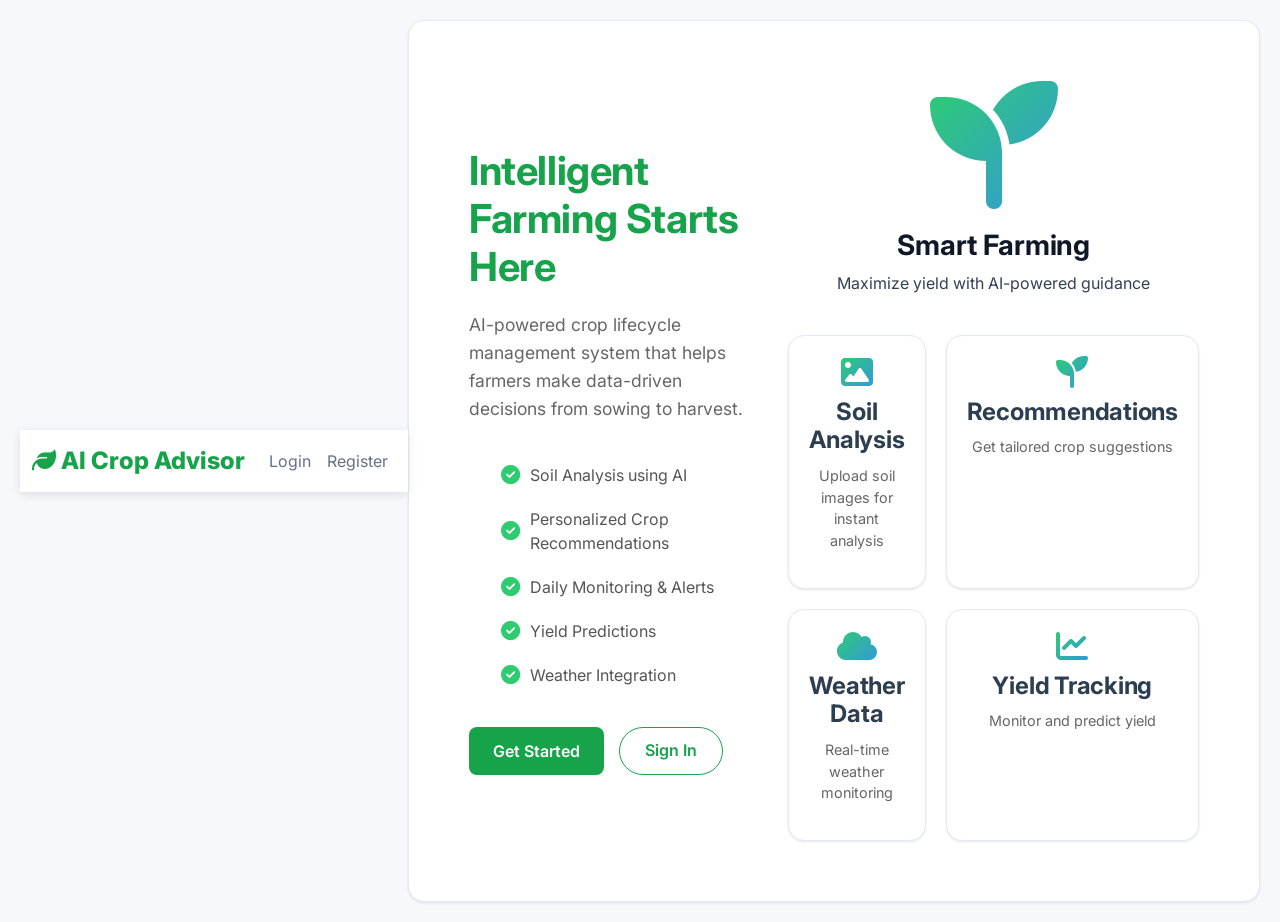
<file: AI_Crop_Analysis/src/main/resources/static/index.html>
<!DOCTYPE html>
<html lang="en">
<head>
    <meta charset="UTF-8">
    <meta name="viewport" content="width=device-width, initial-scale=1.0">
    <title>AI Crop Lifecycle Advisor</title>
    <link href="https://cdn.jsdelivr.net/npm/bootstrap@5.3.0/dist/css/bootstrap.min.css" rel="stylesheet">
    <link rel="stylesheet" href="https://cdnjs.cloudflare.com/ajax/libs/font-awesome/6.4.0/css/all.min.css">
    <link rel="stylesheet" href="css/theme.css">
    <style>
        :root {
            --primary: #2ecc71;
            --secondary: #3498db;
            --dark: #2c3e50;
            --light: #ecf0f1;
            --warning: #f39c12;
            --danger: #e74c3c;
        }

        * {
            margin: 0;
            padding: 0;
            box-sizing: border-box;
        }

        body {
            font-family: 'Segoe UI', Tahoma, Geneva, Verdana, sans-serif;
            background: linear-gradient(135deg, #667eea 0%, #764ba2 100%);
            min-height: 100vh;
            display: flex;
            align-items: center;
            justify-content: center;
            padding: 20px;
        }

        .hero-container {
            background: white;
            border-radius: 20px;
            box-shadow: 0 20px 60px rgba(0, 0, 0, 0.3);
            overflow: hidden;
            max-width: 1000px;
            width: 100%;
        }

        .hero-content {
            display: grid;
            grid-template-columns: 1fr 1fr;
            align-items: center;
            gap: 40px;
            padding: 60px;
        }

        @media (max-width: 768px) {
            .hero-content {
                grid-template-columns: 1fr;
                padding: 30px;
            }
        }

        .hero-text h1 {
            font-size: 2.5rem;
            color: var(--dark);
            margin-bottom: 20px;
            font-weight: 700;
        }

        .hero-text p {
            font-size: 1.1rem;
            color: #666;
            margin-bottom: 30px;
            line-height: 1.6;
        }

        .feature-list {
            list-style: none;
            margin-bottom: 30px;
        }

        .feature-list li {
            padding: 10px 0;
            color: #555;
            display: flex;
            align-items: center;
            gap: 10px;
        }

        .feature-list i {
            color: var(--primary);
            font-size: 1.2rem;
        }

        .btn-group {
            display: flex;
            gap: 15px;
            flex-wrap: wrap;
        }

        .btn-primary {
            background: linear-gradient(135deg, var(--primary) 0%, #27ae60 100%);
            border: none;
            padding: 12px 30px;
            border-radius: 50px;
            font-weight: 600;
            transition: all 0.3s ease;
            cursor: pointer;
            color: white;
            text-decoration: none;
            display: inline-block;
        }

        .btn-primary:hover {
            transform: translateY(-2px);
            box-shadow: 0 10px 20px rgba(46, 204, 113, 0.3);
            color: white;
        }

        .btn-secondary {
            background: white;
            border: 2px solid var(--primary);
            color: var(--primary);
            padding: 10px 25px;
            border-radius: 50px;
            font-weight: 600;
            transition: all 0.3s ease;
            cursor: pointer;
            text-decoration: none;
            display: inline-block;
        }

        .btn-secondary:hover {
            background: var(--primary);
            color: white;
            transform: translateY(-2px);
        }

        .illustration {
            text-align: center;
        }

        .illustration i {
            font-size: 8rem;
            background: linear-gradient(135deg, var(--primary) 0%, var(--secondary) 100%);
            -webkit-background-clip: text;
            -webkit-text-fill-color: transparent;
            background-clip: text;
            margin-bottom: 20px;
        }

        .features-grid {
            display: grid;
            grid-template-columns: repeat(2, 1fr);
            gap: 20px;
            margin-top: 40px;
        }

        @media (max-width: 768px) {
            .features-grid {
                grid-template-columns: 1fr;
            }
        }

        .feature-card {
            background: linear-gradient(135deg, #f5f7fa 0%, #c3cfe2 100%);
            padding: 20px;
            border-radius: 15px;
            text-align: center;
            transition: all 0.3s ease;
        }

        .feature-card:hover {
            transform: translateY(-5px);
            box-shadow: 0 10px 30px rgba(0, 0, 0, 0.1);
        }

        .feature-card i {
            font-size: 2rem;
            color: var(--primary);
            margin-bottom: 10px;
        }

        .feature-card h4 {
            color: var(--dark);
            margin-bottom: 10px;
        }

        .feature-card p {
            font-size: 0.9rem;
            color: #666;
        }

        .navbar-custom {
            background: rgba(255, 255, 255, 0.95) !important;
            box-shadow: 0 2px 10px rgba(0, 0, 0, 0.1);
            position: sticky;
            top: 0;
            z-index: 100;
        }

        .navbar-brand {
            font-weight: 700;
            color: var(--primary) !important;
            font-size: 1.5rem;
        }
    </style>
</head>
<body>
    <nav class="navbar navbar-expand-lg navbar-light navbar-custom">
        <div class="container">
            <a class="navbar-brand" href="index.html">
                <i class="fas fa-leaf"></i> AI Crop Advisor
            </a>
            <button class="navbar-toggler" type="button" data-bs-toggle="collapse" data-bs-target="#navbarNav">
                <span class="navbar-toggler-icon"></span>
            </button>
            <div class="collapse navbar-collapse" id="navbarNav">
                <ul class="navbar-nav ms-auto">
                    <li class="nav-item">
                        <a class="nav-link" href="login.html">Login</a>
                    </li>
                    <li class="nav-item">
                        <a class="nav-link" href="register.html">Register</a>
                    </li>
                </ul>
            </div>
        </div>
    </nav>

    <div class="hero-container animate-in">
        <div class="hero-content">
            <div class="hero-text animate-in animate-in-1">
                <h1 class="gradient-text">Intelligent Farming Starts Here</h1>
                <p>AI-powered crop lifecycle management system that helps farmers make data-driven decisions from sowing to harvest.</p>

                <ul class="feature-list">
                    <li><i class="fas fa-check-circle"></i> Soil Analysis using AI</li>
                    <li><i class="fas fa-check-circle"></i> Personalized Crop Recommendations</li>
                    <li><i class="fas fa-check-circle"></i> Daily Monitoring & Alerts</li>
                    <li><i class="fas fa-check-circle"></i> Yield Predictions</li>
                    <li><i class="fas fa-check-circle"></i> Weather Integration</li>
                </ul>

                <div class="btn-group">
                    <a href="register.html" class="btn-primary">Get Started</a>
                    <a href="login.html" class="btn-secondary">Sign In</a>
                </div>
            </div>

            <div class="illustration animate-in animate-in-2">
                <i class="fas fa-sprout float-icon"></i>
                <h3>Smart Farming</h3>
                <p>Maximize yield with AI-powered guidance</p>

                <div class="features-grid">
                    <div class="feature-card">
                        <i class="fas fa-image"></i>
                        <h4>Soil Analysis</h4>
                        <p>Upload soil images for instant analysis</p>
                    </div>
                    <div class="feature-card">
                        <i class="fas fa-seedling"></i>
                        <h4>Recommendations</h4>
                        <p>Get tailored crop suggestions</p>
                    </div>
                    <div class="feature-card">
                        <i class="fas fa-cloud"></i>
                        <h4>Weather Data</h4>
                        <p>Real-time weather monitoring</p>
                    </div>
                    <div class="feature-card">
                        <i class="fas fa-chart-line"></i>
                        <h4>Yield Tracking</h4>
                        <p>Monitor and predict yield</p>
                    </div>
                </div>
            </div>
        </div>
    </div>

    <script src="https://cdn.jsdelivr.net/npm/bootstrap@5.3.0/dist/js/bootstrap.bundle.min.js"></script>
</body>
</html>
</file>
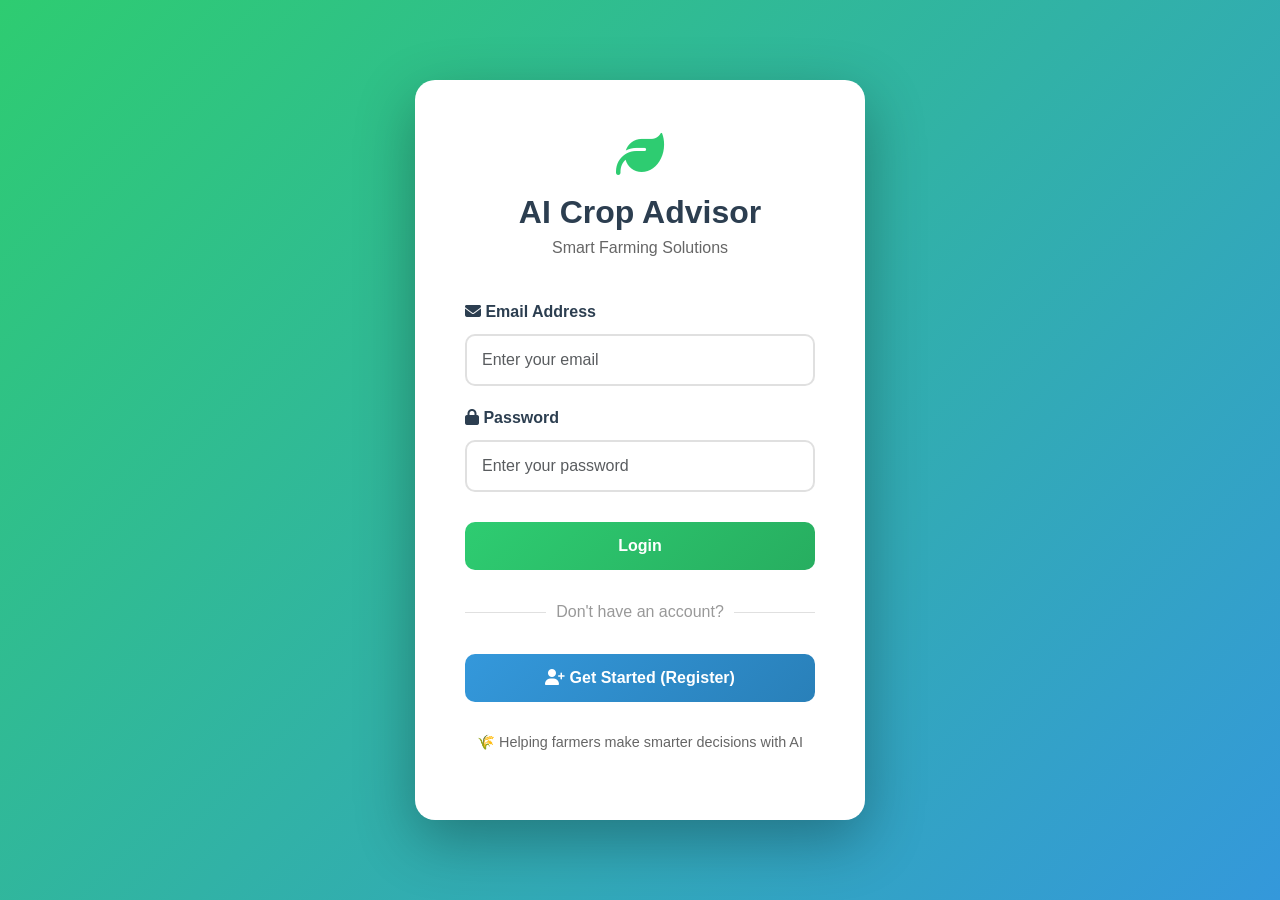
<file: AI_Crop_Analysis/src/main/resources/static/alerts.html>
<!DOCTYPE html>
<html lang="en">
<head>
    <meta charset="UTF-8">
    <meta name="viewport" content="width=device-width, initial-scale=1.0">
    <title>Alerts - AI Crop Advisor</title>
    <link href="https://cdn.jsdelivr.net/npm/bootstrap@5.3.0/dist/css/bootstrap.min.css" rel="stylesheet">
    <link rel="stylesheet" href="https://cdnjs.cloudflare.com/ajax/libs/font-awesome/6.4.0/css/all.min.css">
    <link rel="stylesheet" href="css/theme.css">
    <style>
        :root {
            --primary: #2ecc71;
            --secondary: #3498db;
            --dark: #2c3e50;
            --warning: #f39c12;
            --danger: #e74c3c;
        }

        body {
            background: #f5f7fa;
            font-family: 'Segoe UI', Tahoma, Geneva, Verdana, sans-serif;
        }

        .navbar-custom {
            background: white;
            box-shadow: 0 2px 10px rgba(0, 0, 0, 0.1);
        }

        .sidebar {
            background: white;
            min-height: calc(100vh - 56px);
            box-shadow: 2px 0 10px rgba(0, 0, 0, 0.05);
            padding: 20px 0;
        }

        .sidebar .nav-link {
            color: #666;
            padding: 15px 25px;
            border-left: 3px solid transparent;
        }

        .sidebar .nav-link.active {
            background: #f0f9f4;
            color: var(--primary);
            border-left-color: var(--primary);
        }

        .main-content {
            padding: 30px;
        }

        .filter-bar {
            background: white;
            padding: 20px;
            border-radius: 10px;
            margin-bottom: 20px;
            box-shadow: 0 2px 10px rgba(0, 0, 0, 0.05);
            display: flex;
            gap: 15px;
            flex-wrap: wrap;
        }

        .filter-btn {
            padding: 8px 15px;
            border: 2px solid #e0e0e0;
            border-radius: 20px;
            background: white;
            cursor: pointer;
            transition: all 0.3s ease;
            font-weight: 600;
            color: #666;
        }

        .filter-btn.active {
            background: var(--primary);
            color: white;
            border-color: var(--primary);
        }

        .filter-btn:hover {
            border-color: var(--primary);
        }

        .alert-item {
            background: white;
            padding: 20px;
            border-radius: 10px;
            margin-bottom: 15px;
            box-shadow: 0 2px 10px rgba(0, 0, 0, 0.05);
            border-left: 5px solid var(--warning);
            transition: all 0.3s ease;
        }

        .alert-item:hover {
            transform: translateY(-2px);
            box-shadow: 0 5px 20px rgba(0, 0, 0, 0.1);
        }

        .alert-item.critical {
            border-left-color: var(--danger);
        }

        .alert-item.high {
            border-left-color: #ff9800;
        }

        .alert-item.medium {
            border-left-color: var(--warning);
        }

        .alert-item.low {
            border-left-color: var(--primary);
        }

        .alert-header {
            display: flex;
            justify-content: space-between;
            align-items: start;
            margin-bottom: 15px;
        }

        .alert-title {
            color: var(--dark);
            font-size: 1.1rem;
            font-weight: 700;
            margin: 0;
        }

        .severity-badge {
            display: inline-block;
            padding: 4px 12px;
            border-radius: 15px;
            font-size: 0.8rem;
            font-weight: 600;
        }

        .severity-critical {
            background: #fee;
            color: var(--danger);
        }

        .severity-high {
            background: #fff3e0;
            color: #ff9800;
        }

        .severity-medium {
            background: #fef7e0;
            color: var(--warning);
        }

        .severity-low {
            background: #e8f5e9;
            color: var(--primary);
        }

        .alert-message {
            color: #666;
            margin-bottom: 15px;
            line-height: 1.6;
        }

        .alert-meta {
            display: flex;
            gap: 20px;
            font-size: 0.9rem;
            color: #999;
            padding-top: 15px;
            border-top: 1px solid #e0e0e0;
        }

        .alert-recommendation {
            background: #f5f7fa;
            padding: 15px;
            border-radius: 8px;
            margin-top: 15px;
            border-left: 3px solid var(--primary);
        }

        .alert-recommendation-title {
            font-weight: 600;
            color: var(--dark);
            margin-bottom: 5px;
        }

        .alert-recommendation-text {
            color: #555;
            font-size: 0.95rem;
        }

        .empty-state {
            text-align: center;
            padding: 60px 20px;
        }

        .empty-state i {
            font-size: 4rem;
            color: #e0e0e0;
            margin-bottom: 20px;
        }

        .empty-state h3 {
            color: var(--dark);
            margin-bottom: 10px;
        }

        .empty-state p {
            color: #999;
        }
    </style>
</head>
<body>
    <!-- Navigation -->
    <nav class="navbar navbar-expand-lg navbar-light navbar-custom sticky-top">
        <div class="container-fluid">
            <a class="navbar-brand" href="dashboard.html">
                <i class="fas fa-leaf"></i> AI Crop Advisor
            </a>
            <div class="ms-auto">
                <a class="nav-link" href="#" id="logoutBtn">
                    <i class="fas fa-sign-out-alt"></i> Logout
                </a>
            </div>
        </div>
    </nav>

    <div class="container-fluid">
        <div class="row">
            <!-- Sidebar -->
            <nav class="col-md-3 col-lg-2 sidebar">
                <ul class="nav flex-column">
                    <li class="nav-item">
                        <a class="nav-link" href="dashboard.html">
                            <i class="fas fa-home"></i> Dashboard
                        </a>
                    </li>
                    <li class="nav-item">
                        <a class="nav-link" href="soil-analysis.html">
                            <i class="fas fa-image"></i> Soil Analysis
                        </a>
                    </li>
                    <li class="nav-item">
                        <a class="nav-link" href="crop-recommendation.html">
                            <i class="fas fa-seedling"></i> Recommendations
                        </a>
                    </li>
                    <li class="nav-item">
                        <a class="nav-link" href="crop-planting.html">
                            <i class="fas fa-leaf"></i> My Plantings
                        </a>
                    </li>
                    <li class="nav-item">
                        <a class="nav-link" href="yield-prediction.html">
                            <i class="fas fa-chart-line"></i> Yield Predictions
                        </a>
                    </li>
                    <li class="nav-item">
                        <a class="nav-link active" href="alerts.html">
                            <i class="fas fa-bell"></i> Alerts
                        </a>
                    </li>
                </ul>
            </nav>

            <!-- Main Content -->
            <main class="col-md-9 col-lg-10 main-content">
                <h1 class="mb-4">Alerts & Notifications</h1>

                <!-- Filter Bar -->
                <div class="filter-bar">
                    <button class="filter-btn active" onclick="filterAlerts('all')">
                        <i class="fas fa-list"></i> All
                    </button>
                    <button class="filter-btn" onclick="filterAlerts('unread')">
                        <i class="fas fa-envelope"></i> Unread
                    </button>
                    <button class="filter-btn" onclick="filterAlerts('critical')">
                        <i class="fas fa-exclamation-circle"></i> Critical
                    </button>
                    <button class="filter-btn ms-auto" id="checkAlertsBtn" onclick="checkForNewAlerts()">
                        <i class="fas fa-satellite-dish"></i> Check for New Alerts
                    </button>
                    <button class="filter-btn" onclick="markAllAsRead()">
                        <i class="fas fa-check-double"></i> Mark All Read
                    </button>
                </div>

                <!-- Alerts Container -->
                <div id="alertsContainer"></div>
            </main>
        </div>
    </div>

    <script src="https://cdn.jsdelivr.net/npm/bootstrap@5.3.0/dist/js/bootstrap.bundle.min.js"></script>
    <script>
        const API_URL = '/api';
        const token = localStorage.getItem('token');
        let allAlerts = [];
        let currentFilter = 'all';

        if (!token) {
            window.location.href = 'login.html';
        }

        document.getElementById('logoutBtn').addEventListener('click', (e) => {
            e.preventDefault();
            localStorage.removeItem('token');
            localStorage.removeItem('user');
            window.location.href = 'login.html';
        });

        async function loadAlerts() {
            try {
                const response = await fetch(`${API_URL}/alerts`, {
                    headers: { 'Authorization': `Bearer ${token}` }
                });

                const data = await response.json();
                if (data.success) {
                    allAlerts = data.data;
                    displayAlerts(allAlerts);
                }
            } catch (error) {
                console.error('Error loading alerts:', error);
            }
        }

        // Alerts are normally created by a daily 6am scheduled job that re-checks
        // weather for every active planting. This lets a user trigger that check
        // on demand instead of waiting, so new alerts show up immediately.
        async function checkForNewAlerts() {
            const btn = document.getElementById('checkAlertsBtn');
            const originalHtml = btn.innerHTML;
            btn.innerHTML = '<i class="fas fa-spinner fa-spin"></i> Checking weather for your crops...';
            btn.disabled = true;

            try {
                await fetch(`${API_URL}/monitoring/run-now`, {
                    method: 'POST',
                    headers: { 'Authorization': `Bearer ${token}` }
                });
                await loadAlerts();
            } catch (error) {
                console.error('Error checking for new alerts:', error);
            } finally {
                btn.innerHTML = originalHtml;
                btn.disabled = false;
            }
        }

        function filterAlerts(filter) {
            currentFilter = filter;

            // Update button states
            document.querySelectorAll('.filter-btn').forEach(btn => {
                btn.classList.remove('active');
            });
            event.target.closest('.filter-btn').classList.add('active');

            let filtered = allAlerts;

            if (filter === 'unread') {
                filtered = allAlerts.filter(a => !a.isRead);
            } else if (filter === 'critical') {
                filtered = allAlerts.filter(a => a.severity === 'CRITICAL');
            }

            displayAlerts(filtered);
        }

        function displayAlerts(alerts) {
            const container = document.getElementById('alertsContainer');

            if (alerts.length === 0) {
                container.innerHTML = `
                    <div class="empty-state">
                        <i class="fas fa-check-circle"></i>
                        <h3>No Alerts</h3>
                        <p>You're all caught up! No pending alerts.</p>
                    </div>
                `;
                return;
            }

            const html = alerts.map(alert => `
                <div class="alert-item ${alert.severity.toLowerCase()}">
                    <div class="alert-header">
                        <h3 class="alert-title">${alert.title}</h3>
                        <span class="severity-badge severity-${alert.severity.toLowerCase()}">
                            ${alert.severity}
                        </span>
                    </div>

                    <p class="alert-message">${alert.message}</p>

                    ${alert.recommendation ? `
                        <div class="alert-recommendation">
                            <div class="alert-recommendation-title">
                                <i class="fas fa-lightbulb"></i> Recommended Action
                            </div>
                            <div class="alert-recommendation-text">${alert.recommendation}</div>
                        </div>
                    ` : ''}

                    <div class="alert-meta">
                        <span><i class="fas fa-clock"></i> ${formatDate(alert.alertTime)}</span>
                        ${alert.riskPercentage ? `<span><i class="fas fa-percent"></i> ${alert.riskPercentage.toFixed(1)}% Risk</span>` : ''}
                        ${!alert.isRead ? `<span class="badge bg-primary">Unread</span>` : ''}
                    </div>

                    <div style="margin-top: 15px; display: flex; gap: 10px;">
                        ${!alert.isRead ? `
                            <button class="btn btn-sm btn-outline-primary" onclick="markAsRead(${alert.id})">
                                <i class="fas fa-check"></i> Mark as Read
                            </button>
                        ` : ''}
                        <button class="btn btn-sm btn-outline-danger" onclick="deleteAlert(${alert.id})">
                            <i class="fas fa-trash"></i> Delete
                        </button>
                    </div>
                </div>
            `).join('');

            container.innerHTML = html;
        }

        async function markAsRead(alertId) {
            try {
                const response = await fetch(`${API_URL}/alerts/${alertId}/read`, {
                    method: 'PUT',
                    headers: { 'Authorization': `Bearer ${token}` }
                });

                if (response.ok) {
                    loadAlerts();
                }
            } catch (error) {
                console.error('Error marking alert as read:', error);
            }
        }

        async function markAllAsRead() {
            try {
                const response = await fetch(`${API_URL}/alerts/read-all`, {
                    method: 'PUT',
                    headers: { 'Authorization': `Bearer ${token}` }
                });

                if (response.ok) {
                    loadAlerts();
                }
            } catch (error) {
                console.error('Error marking all as read:', error);
            }
        }

        async function deleteAlert(alertId) {
            if (confirm('Delete this alert?')) {
                try {
                    const response = await fetch(`${API_URL}/alerts/${alertId}`, {
                        method: 'DELETE',
                        headers: { 'Authorization': `Bearer ${token}` }
                    });

                    if (response.ok) {
                        loadAlerts();
                    }
                } catch (error) {
                    console.error('Error deleting alert:', error);
                }
            }
        }

        function formatDate(dateString) {
            const date = new Date(dateString);
            return date.toLocaleDateString('en-US', {
                month: 'short',
                day: 'numeric',
                year: 'numeric',
                hour: '2-digit',
                minute: '2-digit'
            });
        }

        // Load alerts on page load
        loadAlerts();
        // Refresh alerts every 30 seconds
        setInterval(loadAlerts, 30000);
    </script>
</body>
</html>
</file>
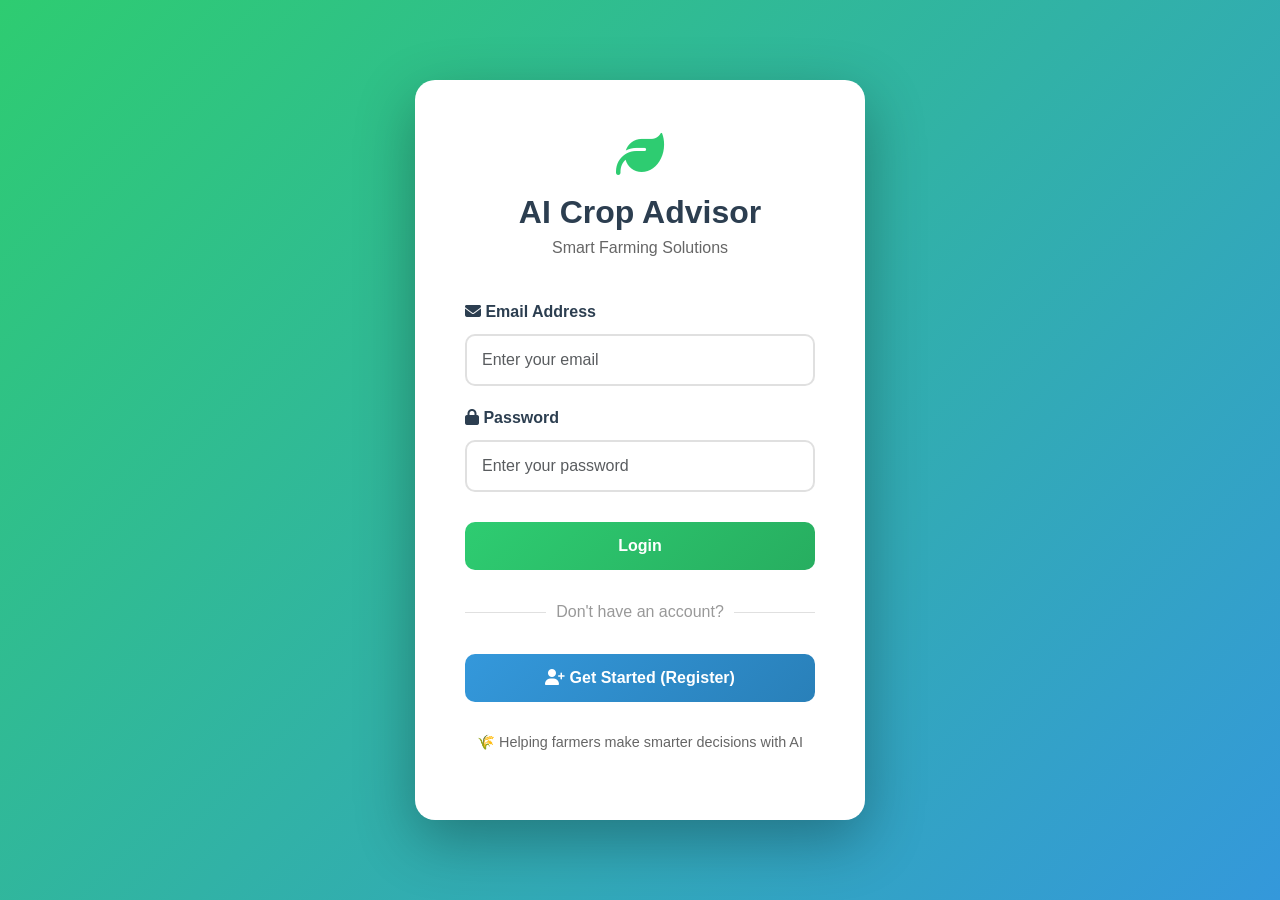
<file: AI_Crop_Analysis/src/main/resources/static/crop-planting.html>
<!DOCTYPE html>
<html lang="en">
<head>
    <meta charset="UTF-8">
    <meta name="viewport" content="width=device-width, initial-scale=1.0">
    <title>Crop Planting - AI Crop Advisor</title>
    <link href="https://cdn.jsdelivr.net/npm/bootstrap@5.3.0/dist/css/bootstrap.min.css" rel="stylesheet">
    <link rel="stylesheet" href="https://cdnjs.cloudflare.com/ajax/libs/font-awesome/6.4.0/css/all.min.css">
    <link rel="stylesheet" href="css/theme.css">
    <style>
        :root {
            --primary: #2ecc71;
            --secondary: #3498db;
            --dark: #2c3e50;
        }

        body {
            background: #f5f7fa;
            font-family: 'Segoe UI', Tahoma, Geneva, Verdana, sans-serif;
        }

        .navbar-custom {
            background: white;
            box-shadow: 0 2px 10px rgba(0, 0, 0, 0.1);
        }

        .sidebar {
            background: white;
            min-height: calc(100vh - 56px);
            box-shadow: 2px 0 10px rgba(0, 0, 0, 0.05);
            padding: 20px 0;
        }

        .sidebar .nav-link {
            color: #666;
            padding: 15px 25px;
            border-left: 3px solid transparent;
        }

        .sidebar .nav-link.active {
            background: #f0f9f4;
            color: var(--primary);
            border-left-color: var(--primary);
        }

        .main-content {
            padding: 30px;
        }

        .form-card {
            background: white;
            padding: 30px;
            border-radius: 15px;
            box-shadow: 0 2px 10px rgba(0, 0, 0, 0.05);
        }

        .form-group {
            margin-bottom: 20px;
        }

        .form-label {
            color: var(--dark);
            font-weight: 600;
            margin-bottom: 10px;
        }

        .form-control {
            border: 2px solid #e0e0e0;
            border-radius: 8px;
            padding: 10px 15px;
            transition: all 0.3s ease;
        }

        .form-control:focus {
            border-color: var(--primary);
            box-shadow: 0 0 0 0.2rem rgba(46, 204, 113, 0.25);
        }

        .btn-submit {
            background: linear-gradient(135deg, var(--primary) 0%, #27ae60 100%);
            border: none;
            color: white;
            padding: 12px 30px;
            border-radius: 8px;
            font-weight: 600;
            cursor: pointer;
            transition: all 0.3s ease;
            width: 100%;
        }

        .btn-submit:hover {
            transform: translateY(-2px);
            box-shadow: 0 5px 15px rgba(46, 204, 113, 0.3);
        }

        .planting-card {
            background: white;
            padding: 20px;
            border-radius: 15px;
            margin-bottom: 20px;
            box-shadow: 0 2px 10px rgba(0, 0, 0, 0.05);
        }

        .planting-header {
            display: flex;
            justify-content: space-between;
            align-items: center;
            margin-bottom: 15px;
        }

        .crop-title {
            color: var(--dark);
            font-size: 1.3rem;
            font-weight: 700;
        }

        .status-badge {
            display: inline-block;
            padding: 5px 15px;
            border-radius: 20px;
            font-size: 0.85rem;
            font-weight: 600;
        }

        .status-sown {
            background: #e8f5e9;
            color: var(--primary);
        }

        .planting-info {
            display: grid;
            grid-template-columns: repeat(auto-fit, minmax(150px, 1fr));
            gap: 15px;
        }

        .info-box {
            background: #f5f7fa;
            padding: 15px;
            border-radius: 8px;
        }

        .info-label {
            color: #999;
            font-size: 0.9rem;
            margin-bottom: 5px;
        }

        .info-value {
            color: var(--primary);
            font-size: 1.1rem;
            font-weight: 700;
        }

        .alert {
            border-radius: 10px;
            border: none;
            margin-bottom: 20px;
            display: none;
        }

        /* Language & Speech Synthesis Styles */
        .btn-outline-primary {
            color: var(--primary);
            border-color: var(--primary);
            transition: all 0.3s ease;
        }

        .btn-outline-primary:hover {
            background-color: var(--primary);
            color: white;
            transform: translateY(-2px);
        }

        .btn-outline-primary:disabled {
            opacity: 0.6;
            cursor: not-allowed;
        }

        .list-group-item {
            transition: all 0.2s ease;
        }

        .list-group-item:hover {
            background-color: #f0f9f4;
            border-color: var(--primary);
        }

        .metric-grid {
            display: grid;
            grid-template-columns: repeat(auto-fit, minmax(120px, 1fr));
            gap: 10px;
        }

        .metric-box {
            background: #f5f7fa;
            padding: 12px;
            border-radius: 8px;
            text-align: center;
            border: 1px solid #e0e0e0;
        }

        .metric-value {
            font-size: 1.3rem;
            font-weight: 700;
            color: var(--primary);
        }

        .metric-label {
            font-size: 0.8rem;
            color: #999;
            margin-top: 5px;
        }

        .info-section {
            margin-top: 20px;
            padding: 15px;
            background: #f9fafb;
            border-radius: 8px;
            border-left: 3px solid var(--primary);
        }

        .info-section h4 {
            margin-bottom: 10px;
            color: var(--dark);
            font-weight: 600;
        }

        .info-text {
            color: #555;
            line-height: 1.6;
            margin: 8px 0;
        }

        .sowing-window {
            background: #fff3cd;
            border: 1px solid #ffc107;
            padding: 15px;
            border-radius: 8px;
        }

        .btn-primary-custom {
            background: linear-gradient(135deg, var(--primary) 0%, #27ae60 100%);
            color: white;
            border: none;
            padding: 8px 16px;
            border-radius: 6px;
            font-weight: 500;
            cursor: pointer;
            transition: all 0.3s ease;
        }

        .btn-primary-custom:hover {
            transform: translateY(-2px);
            box-shadow: 0 4px 12px rgba(46, 204, 113, 0.3);
        }

        .crop-tile {
            display: flex;
            flex-direction: column;
            align-items: center;
            justify-content: center;
            padding: 20px;
            background: white;
            border: 2px solid #e0e0e0;
            border-radius: 12px;
            cursor: pointer;
            transition: all 0.3s ease;
            min-height: 100px;
        }

        .crop-tile:hover {
            border-color: var(--primary);
            box-shadow: 0 4px 12px rgba(46, 204, 113, 0.15);
            transform: translateY(-2px);
        }

        .crop-tile.selected {
            background: #f0f9f4;
            border-color: var(--primary);
            box-shadow: 0 4px 12px rgba(46, 204, 113, 0.25);
        }

        .crop-tile-icon {
            font-size: 2rem;
            margin-bottom: 8px;
        }

        .crop-tile-name {
            font-weight: 500;
            color: var(--dark);
            text-align: center;
            font-size: 0.9rem;
        }

        .crop-picker-trigger {
            display: flex;
            align-items: center;
            gap: 10px;
            padding: 12px 15px;
            border: 2px solid #e0e0e0;
            border-radius: 8px;
            cursor: pointer;
            transition: all 0.3s ease;
            background: white;
        }

        .crop-picker-trigger:hover {
            border-color: var(--primary);
        }

        .crop-picker-icon {
            font-size: 1.5rem;
        }

        .placeholder {
            color: #999;
        }

        #cropGrid {
            display: grid;
            grid-template-columns: repeat(auto-fill, minmax(100px, 1fr));
            gap: 12px;
        }
    </style>
</head>
<body>
    <!-- Navigation -->
    <nav class="navbar navbar-expand-lg navbar-light navbar-custom sticky-top">
        <div class="container-fluid">
            <a class="navbar-brand" href="dashboard.html">
                <i class="fas fa-leaf"></i> AI Crop Advisor
            </a>
            <div class="ms-auto">
                <a class="nav-link" href="#" id="logoutBtn">
                    <i class="fas fa-sign-out-alt"></i> Logout
                </a>
            </div>
        </div>
    </nav>

    <div class="container-fluid">
        <div class="row">
            <!-- Sidebar -->
            <nav class="col-md-3 col-lg-2 sidebar">
                <ul class="nav flex-column">
                    <li class="nav-item">
                        <a class="nav-link" href="dashboard.html">
                            <i class="fas fa-home"></i> Dashboard
                        </a>
                    </li>
                    <li class="nav-item">
                        <a class="nav-link" href="soil-analysis.html">
                            <i class="fas fa-image"></i> Soil Analysis
                        </a>
                    </li>
                    <li class="nav-item">
                        <a class="nav-link" href="crop-recommendation.html">
                            <i class="fas fa-seedling"></i> Recommendations
                        </a>
                    </li>
                    <li class="nav-item">
                        <a class="nav-link active" href="crop-planting.html">
                            <i class="fas fa-leaf"></i> My Plantings
                        </a>
                    </li>
                    <li class="nav-item">
                        <a class="nav-link" href="yield-prediction.html">
                            <i class="fas fa-chart-line"></i> Yield Predictions
                        </a>
                    </li>
                    <li class="nav-item">
                        <a class="nav-link" href="alerts.html">
                            <i class="fas fa-bell"></i> Alerts
                        </a>
                    </li>
                </ul>
            </nav>

            <!-- Main Content -->
            <main class="col-md-9 col-lg-10 main-content">
                <h1 class="mb-4">Crop Planting</h1>

                <div id="alert" class="alert"></div>

                <!-- Add New Planting Form -->
                <div class="form-card mb-4">
                    <h3 class="mb-4"><i class="fas fa-plus-circle" style="color: var(--primary);"></i> Record New Planting</h3>

                    <form id="plantingForm">
                        <div class="form-group">
                            <label class="form-label">Select Crop</label>
                            <input type="hidden" id="cropId" required>
                            <div class="crop-picker-trigger" id="cropPickerTrigger" data-bs-toggle="modal" data-bs-target="#cropPickerModal">
                                <span class="crop-picker-icon" id="cropPickerIcon">🌾</span>
                                <span class="placeholder" id="cropPickerLabel">Choose a crop...</span>
                                <i class="fas fa-chevron-down ms-auto"></i>
                            </div>
                        </div>

                        <div class="form-group">
                            <label for="sowingDate" class="form-label">Sowing Date</label>
                            <input type="date" class="form-control" id="sowingDate" required>
                        </div>

                        <div class="form-group">
                            <button type="button" class="btn-secondary w-100" id="checkSowingBtn" style="padding: 10px;">
                                <i class="fas fa-cloud-sun-rain"></i> Check Sowing Suitability (uses your live location)
                            </button>
                        </div>

                        <div class="form-group">
                            <label for="areaPlanted" class="form-label">Area Planted (Acres)</label>
                            <input type="number" class="form-control" id="areaPlanted" step="0.1" required>
                        </div>

                        <button type="submit" class="btn-submit">
                            <i class="fas fa-save"></i> Record Planting
                        </button>
                    </form>
                </div>

                <!-- Active Plantings -->
                <h3 class="mb-3"><i class="fas fa-seedling"></i> Active Plantings</h3>
                <div id="plantingsContainer"></div>
            </main>
        </div>
    </div>

    <!-- Crop Picker Modal -->
    <div class="modal fade" id="cropPickerModal" tabindex="-1" aria-hidden="true">
        <div class="modal-dialog modal-dialog-centered modal-lg">
            <div class="modal-content">
                <div class="modal-header">
                    <h5 class="modal-title"><i class="fas fa-seedling" style="color: var(--primary);"></i> Select a Crop</h5>
                    <button type="button" class="btn-close" data-bs-dismiss="modal" aria-label="Close"></button>
                </div>
                <div class="modal-body">
                    <div class="crop-grid" id="cropGrid">
                        <p class="text-muted">Loading crops...</p>
                    </div>
                </div>
            </div>
        </div>
    </div>

    <!-- Sowing Suitability Report Modal -->
    <div class="modal fade" id="sowingReportModal" tabindex="-1" aria-hidden="true">
        <div class="modal-dialog modal-dialog-centered modal-lg">
            <div class="modal-content">
                <div class="modal-header">
                    <h5 class="modal-title"><i class="fas fa-file-lines" style="color: var(--primary);"></i> Sowing Suitability Report</h5>
                    <div class="ms-auto d-flex gap-2">
                        <button type="button" class="btn btn-sm btn-outline-primary" id="speakBtn" title="Speak Report">
                            <i class="fas fa-volume-high"></i> Speak
                        </button>
                        <button type="button" class="btn btn-sm btn-outline-primary" id="languageBtn" data-bs-toggle="modal" data-bs-target="#languageModal" title="Choose Language">
                            <i class="fas fa-language"></i> Language
                        </button>
                        <button type="button" class="btn-close" data-bs-dismiss="modal" aria-label="Close"></button>
                    </div>
                </div>
                <div class="modal-body" id="sowingReportBody"></div>
            </div>
        </div>
    </div>

    <!-- Language Selection Modal -->
    <div class="modal fade" id="languageModal" tabindex="-1" aria-hidden="true">
        <div class="modal-dialog modal-dialog-centered">
            <div class="modal-content">
                <div class="modal-header">
                    <h5 class="modal-title"><i class="fas fa-language" style="color: var(--primary);"></i> Choose Language</h5>
                    <button type="button" class="btn-close" data-bs-dismiss="modal" aria-label="Close"></button>
                </div>
                <div class="modal-body">
                    <div class="list-group" id="languageList"></div>
                </div>
            </div>
        </div>
    </div>

    <script src="https://cdn.jsdelivr.net/npm/bootstrap@5.3.0/dist/js/bootstrap.bundle.min.js"></script>
    <script>
        // ============================================
        // LANGUAGE CONFIGURATION
        // ============================================
        const LANGUAGES = [
            { name: 'English', code: 'en', flag: '🇬🇧' },
            { name: 'Telugu', code: 'te', flag: '🇮🇳' },
            { name: 'Hindi', code: 'hi', flag: '🇮🇳' },
            { name: 'Tamil', code: 'ta', flag: '🇮🇳' },
            { name: 'Kannada', code: 'kn', flag: '🇮🇳' },
            { name: 'Malayalam', code: 'ml', flag: '🇮🇳' },
            { name: 'Marathi', code: 'mr', flag: '🇮🇳' },
            { name: 'Gujarati', code: 'gu', flag: '🇮🇳' },
            { name: 'Punjabi', code: 'pa', flag: '🇮🇳' },
            { name: 'Bengali', code: 'bn', flag: '🇮🇳' },
            { name: 'Urdu', code: 'ur', flag: '🇵🇰' }
        ];

        const API_URL = '/api';
        const token = localStorage.getItem('token');
        let currentLanguage = localStorage.getItem('selectedLanguage') || 'en';
        let originalReportContent = null;

        if (!token) {
            window.location.href = 'login.html';
        }

        document.getElementById('logoutBtn').addEventListener('click', (e) => {
            e.preventDefault();
            localStorage.removeItem('token');
            localStorage.removeItem('user');
            window.location.href = 'login.html';
        });

        // Load crops into the grid picker
        async function loadCrops() {
            try {
                const response = await fetch(`${API_URL}/crops`, {
                    headers: { 'Authorization': `Bearer ${token}` }
                });

                const data = await response.json();
                if (data.success) {
                    renderCropGrid(data.data);
                }
            } catch (error) {
                console.error('Error loading crops:', error);
            }
        }

        function renderCropGrid(crops) {
            const grid = document.getElementById('cropGrid');
            grid.innerHTML = crops.map(crop => `
                <div class="crop-tile" data-crop-id="${crop.id}" data-crop-name="${crop.name}" data-crop-icon="${crop.imageUrl || '🌱'}">
                    <span class="crop-tile-icon">${crop.imageUrl || '🌱'}</span>
                    <span class="crop-tile-name">${crop.name}</span>
                    ${crop.localName ? `<span style="display:block; font-size:0.75rem; color:var(--text-lo, #888); margin-top:2px;">${crop.localName}</span>` : ''}
                </div>
            `).join('') + `
                <div class="crop-tile" id="otherCropTile">
                    <span class="crop-tile-icon"><i class="fas fa-magnifying-glass" style="color: var(--primary);"></i></span>
                    <span class="crop-tile-name">Other crops</span>
                </div>
            `;

            grid.querySelectorAll('.crop-tile[data-crop-id]').forEach(tile => {
                tile.addEventListener('click', () => selectCrop(tile));
            });

            document.getElementById('otherCropTile').addEventListener('click', discoverMoreCrops);
        }

        async function discoverMoreCrops() {
            const otherTile = document.getElementById('otherCropTile');
            const originalHtml = otherTile.innerHTML;
            otherTile.innerHTML = `<span class="crop-tile-icon"><i class="fas fa-spinner fa-spin" style="color: var(--primary);"></i></span><span class="crop-tile-name">Asking AI...</span>`;

            try {
                const response = await fetch(`${API_URL}/crops/discover`, {
                    method: 'POST',
                    headers: { 'Authorization': `Bearer ${token}` }
                });
                const data = await response.json();

                if (data.success) {
                    const allCropsRes = await fetch(`${API_URL}/crops`, {
                        headers: { 'Authorization': `Bearer ${token}` }
                    });
                    const allCropsData = await allCropsRes.json();
                    if (allCropsData.success) {
                        renderCropGrid(allCropsData.data);
                    }
                } else {
                    otherTile.innerHTML = originalHtml;
                }
            } catch (error) {
                console.error('Error discovering crops:', error);
                otherTile.innerHTML = originalHtml;
            }
        }

        function selectCrop(tile) {
            document.getElementById('cropId').value = tile.dataset.cropId;
            document.getElementById('cropPickerIcon').textContent = tile.dataset.cropIcon;
            const label = document.getElementById('cropPickerLabel');
            label.textContent = tile.dataset.cropName;
            label.classList.remove('placeholder');

            document.querySelectorAll('.crop-tile').forEach(t => t.classList.remove('selected'));
            tile.classList.add('selected');

            const modal = bootstrap.Modal.getInstance(document.getElementById('cropPickerModal'));
            if (modal) modal.hide();
        }

        // Get the farmer's live device location (falls back to a default if denied/unavailable)
        function getLiveLocation() {
            return new Promise((resolve) => {
                if (!navigator.geolocation) {
                    resolve({ latitude: null, longitude: null });
                    return;
                }
                navigator.geolocation.getCurrentPosition(
                    (position) => resolve({
                        latitude: position.coords.latitude,
                        longitude: position.coords.longitude
                    }),
                    () => resolve({ latitude: null, longitude: null }),
                    { timeout: 8000 }
                );
            });
        }

        document.getElementById('checkSowingBtn').addEventListener('click', async () => {
            const cropIdValue = document.getElementById('cropId').value;
            const sowingDate = document.getElementById('sowingDate').value;
            const btn = document.getElementById('checkSowingBtn');

            if (!cropIdValue) {
                showAlert('Please select a crop first', 'error');
                return;
            }
            if (!sowingDate) {
                showAlert('Please choose a sowing date first', 'error');
                return;
            }

            const originalBtnHtml = btn.innerHTML;
            btn.innerHTML = '<i class="fas fa-spinner fa-spin"></i> Checking your local weather...';
            btn.disabled = true;

            try {
                const location = await getLiveLocation();

                const response = await fetch(`${API_URL}/plantings/validate-sowing`, {
                    method: 'POST',
                    headers: {
                        'Authorization': `Bearer ${token}`,
                        'Content-Type': 'application/json'
                    },
                    body: JSON.stringify({
                        cropId: parseInt(cropIdValue, 10),
                        sowingDate: sowingDate,
                        latitude: location.latitude,
                        longitude: location.longitude
                    })
                });

                const data = await response.json();

                if (data.success) {
                    renderSowingValidation(data.data);
                } else {
                    showAlert(data.error || 'Failed to validate sowing plan', 'error');
                }
            } catch (error) {
                console.error('Sowing validation error:', error);
                showAlert('Error checking sowing suitability', 'error');
            } finally {
                btn.innerHTML = originalBtnHtml;
                btn.disabled = false;
            }
        });

        function renderSowingValidation(v) {
            const verdictStyle = {
                GOOD: { icon: 'fa-circle-check', color: 'var(--primary)', label: 'Good to sow' },
                RISKY: { icon: 'fa-triangle-exclamation', color: '#d97706', label: 'Risky — proceed with caution' },
                POOR: { icon: 'fa-circle-xmark', color: '#dc2626', label: 'Not recommended' }
            }[v.verdict] || { icon: 'fa-circle-info', color: 'var(--secondary)', label: v.verdict };

            const dateChanged = v.recommendedSowingStart && v.recommendedSowingStart !== v.plannedDate;
            const seasonText = (v.typicalSowingMonths && v.typicalSowingMonths.length)
                ? v.typicalSowingMonths.join(', ') : 'Not on record';

            const weatherBasisNote = v.forecastBased
                ? `Based on the actual forecast for your planned date (${v.daysUntilPlanting} day(s) away).`
                : `Your planned date is ${v.daysUntilPlanting} day(s) away — beyond real forecast range (~5 days), so this assessment is based on ${v.cropName}'s typical growing season shown below, not a weather forecast for that exact day.`;

            const body = document.getElementById('sowingReportBody');
            body.innerHTML = `
                <div style="text-align:center; margin-bottom:20px;">
                    <i class="fas ${verdictStyle.icon}" style="font-size:2.5rem; color:${verdictStyle.color};"></i>
                    <h4 style="color:${verdictStyle.color}; margin-top:8px;">${verdictStyle.label}</h4>
                    <div class="text-muted">${v.cropName} — planned for ${formatDate(v.plannedDate)}</div>
                </div>

                <div class="metric-grid" style="margin-bottom:20px;">
                    <div class="metric-box">
                        <div class="metric-value">${v.survivalProbability != null ? v.survivalProbability.toFixed(0) : '--'}%</div>
                        <div class="metric-label">Survival Likelihood</div>
                    </div>
                    <div class="metric-box">
                        <div class="metric-value">${v.daysUntilPlanting}</div>
                        <div class="metric-label">Days Until Planting</div>
                    </div>
                    <div class="metric-box">
                        <div class="metric-value" style="font-size:1.1rem;">${v.currentTemperature != null ? v.currentTemperature.toFixed(1) + '°C' : '--'}</div>
                        <div class="metric-label">${v.forecastBased ? 'Forecasted Temp' : 'Current Temp'}</div>
                    </div>
                    <div class="metric-box">
                        <div class="metric-value" style="font-size:1.1rem;">${v.forecastRainfall != null ? v.forecastRainfall.toFixed(0) + 'mm' : '--'}</div>
                        <div class="metric-label">Rainfall</div>
                    </div>
                </div>

                <div class="info-section" style="margin-top:0; padding-top:0; border-top:none;">
                    <h4><i class="fas fa-calendar-check" style="color: var(--primary); margin-right: 8px;"></i>Typical Season for ${v.cropName}</h4>
                    <p class="info-text">${seasonText}</p>
                </div>

                <div class="info-section">
                    <h4><i class="fas fa-cloud" style="color: var(--secondary); margin-right: 8px;"></i>AI Analysis</h4>
                    <p class="info-text" style="font-style:italic; color:#999; font-size:0.85rem;">${weatherBasisNote}</p>
                    <p class="info-text">${v.reasoning || ''}</p>
                    ${v.riskFactors && v.riskFactors.length ? `
                        <ul>
                            ${v.riskFactors.map(r => `<li>${r}</li>`).join('')}
                        </ul>
                    ` : ''}
                </div>

                ${dateChanged ? `
                    <div class="sowing-window" style="margin-top:20px;">
                        <h5 style="margin-bottom:10px;"><i class="fas fa-lightbulb" style="color:#d97706;"></i> Recommended Sowing Window</h5>
                        <div style="display:flex; align-items:center; gap:16px; flex-wrap:wrap;">
                            <strong>${formatDate(v.recommendedSowingStart)} &ndash; ${formatDate(v.recommendedSowingEnd)}</strong>
                            <button type="button" class="btn-primary-custom" style="padding:8px 20px; font-size:0.85rem;" onclick="applyRecommendedDate('${v.recommendedSowingStart}')">
                                Use this date
                            </button>
                        </div>
                    </div>
                ` : ''}
            `;

            // Store original content for translation
            originalReportContent = body.innerHTML;

            // Set language button display
            const selectedLang = LANGUAGES.find(l => l.code === currentLanguage) || LANGUAGES[0];
            updateLanguageButtonDisplay(selectedLang);

            // Apply current language if not English
            if (currentLanguage !== 'en') {
                translateAndDisplayReport();
            }

            const modal = new bootstrap.Modal(document.getElementById('sowingReportModal'));
            modal.show();

            // Reinitialize language selector after modal is shown
            setTimeout(() => initializeLanguageSelector(), 200);
        }

        function applyRecommendedDate(date) {
            document.getElementById('sowingDate').value = date;
            const modal = bootstrap.Modal.getInstance(document.getElementById('sowingReportModal'));
            if (modal) modal.hide();
        }

        // Handle form submission
        document.getElementById('plantingForm').addEventListener('submit', async (e) => {
            e.preventDefault();

            const cropIdValue = document.getElementById('cropId').value;
            if (!cropIdValue) {
                showAlert('Please select a crop first', 'error');
                return;
            }

            const formData = {
                cropId: parseInt(cropIdValue, 10),
                sowingDate: document.getElementById('sowingDate').value,
                areaPlanted: parseFloat(document.getElementById('areaPlanted').value)
            };

            try {
                const response = await fetch(`${API_URL}/plantings`, {
                    method: 'POST',
                    headers: {
                        'Authorization': `Bearer ${token}`,
                        'Content-Type': 'application/json'
                    },
                    body: JSON.stringify(formData)
                });

                const data = await response.json();

                if (data.success) {
                    showAlert('Planting recorded successfully!', 'success');
                    document.getElementById('plantingForm').reset();
                    document.getElementById('cropPickerIcon').textContent = '🌾';
                    const label = document.getElementById('cropPickerLabel');
                    label.textContent = 'Choose a crop...';
                    label.classList.add('placeholder');
                    document.querySelectorAll('.crop-tile').forEach(t => t.classList.remove('selected'));
                    loadPlantings();
                } else {
                    showAlert(data.error || 'Failed to record planting', 'error');
                }
            } catch (error) {
                showAlert('Error recording planting', 'error');
            }
        });

        // Load plantings
        async function loadPlantings() {
            try {
                const response = await fetch(`${API_URL}/plantings`, {
                    headers: { 'Authorization': `Bearer ${token}` }
                });

                const data = await response.json();
                if (data.success) {
                    displayPlantings(data.data);
                }
            } catch (error) {
                console.error('Error loading plantings:', error);
            }
        }

        function displayPlantings(plantings) {
            const container = document.getElementById('plantingsContainer');

            if (plantings.length === 0) {
                container.innerHTML = '<p class="text-muted">No plantings recorded yet</p>';
                return;
            }

            const html = plantings.map(planting => `
                <div class="planting-card">
                    <div class="planting-header">
                        <div class="crop-title">${planting.cropIcon || '🌱'} ${planting.cropName}</div>
                        <span class="status-badge status-${planting.status.toLowerCase()}">${planting.status}</span>
                    </div>

                    <div class="planting-info">
                        <div class="info-box">
                            <div class="info-label">Sowing Date</div>
                            <div class="info-value">${formatDate(planting.sowingDate)}</div>
                        </div>
                        <div class="info-box">
                            <div class="info-label">Crop Age</div>
                            <div class="info-value">${planting.cropAgeInDays} days</div>
                        </div>
                        <div class="info-box">
                            <div class="info-label">Growth Stage</div>
                            <div class="info-value">${planting.growthStage}</div>
                        </div>
                        <div class="info-box">
                            <div class="info-label">Expected Harvest</div>
                            <div class="info-value">${formatDate(planting.expectedHarvestDate)}</div>
                        </div>
                        <div class="info-box">
                            <div class="info-label">Yield Prediction</div>
                            <div class="info-value">${planting.currentYieldPrediction.toFixed(1)} t/ha</div>
                        </div>
                    </div>
                </div>
            `).join('');

            container.innerHTML = html;
        }

        function formatDate(dateString) {
            const date = new Date(dateString);
            return date.toLocaleDateString('en-US', { month: 'short', day: 'numeric', year: 'numeric' });
        }

        function showAlert(message, type) {
            const alertDiv = document.getElementById('alert');
            alertDiv.className = `alert alert-${type === 'error' ? 'danger' : type}`;
            alertDiv.textContent = message;
            alertDiv.style.display = 'block';
            setTimeout(() => {
                alertDiv.style.display = 'none';
            }, 4000);
        }

        // Load initial data
        loadCrops();
        loadPlantings();

        // ============================================
        // LANGUAGE & TRANSLATION FUNCTIONS
        // ============================================
        function initializeLanguageSelector() {
            const languageList = document.getElementById('languageList');
            languageList.innerHTML = LANGUAGES.map(lang => `
                <button class="list-group-item list-group-item-action"
                    data-language-code="${lang.code}"
                    style="text-align: left; padding: 12px 16px; border: none; cursor: pointer;">
                    <span style="font-size: 1.2rem; margin-right: 10px;">${lang.flag}</span>
                    <span style="font-weight: 500;">${lang.name}</span>
                    ${currentLanguage === lang.code ? '<i class="fas fa-check" style="float: right; color: var(--primary); margin-top: 2px;"></i>' : ''}
                </button>
            `).join('');

            languageList.querySelectorAll('button').forEach(btn => {
                btn.addEventListener('click', () => selectLanguage(btn.dataset.languageCode));
            });
        }

        async function selectLanguage(langCode) {
            currentLanguage = langCode;
            localStorage.setItem('selectedLanguage', langCode);

            // Update language button display
            const selectedLang = LANGUAGES.find(l => l.code === langCode);
            updateLanguageButtonDisplay(selectedLang);

            // Close language modal
            const modal = bootstrap.Modal.getInstance(document.getElementById('languageModal'));
            if (modal) modal.hide();

            // Translate the current report if it's open
            if (originalReportContent) {
                await translateAndDisplayReport();
            }
        }

        function updateLanguageButtonDisplay(lang) {
            const btn = document.getElementById('languageBtn');
            btn.innerHTML = `<i class="fas fa-language"></i> ${lang.name}`;
        }

        async function translateText(text, targetLang) {
            if (targetLang === 'en' || !text) return text;

            try {
                // Use backend API for accurate translation via Groq AI
                const response = await fetch(`${API_URL}/translate/text`, {
                    method: 'POST',
                    headers: {
                        'Content-Type': 'application/x-www-form-urlencoded',
                        'Authorization': `Bearer ${token}`
                    },
                    body: `text=${encodeURIComponent(text)}&targetLanguage=${targetLang}`
                });

                const data = await response.json();
                if (data.success && data.data.translatedText) {
                    return data.data.translatedText;
                }
                return text;
            } catch (error) {
                console.error('Translation error:', error);
                return text;
            }
        }

        async function translateHTMLContent(htmlContent, targetLang) {
            if (targetLang === 'en') return htmlContent;

            const tempDiv = document.createElement('div');
            tempDiv.innerHTML = htmlContent;

            // Get all text nodes
            const walker = document.createTreeWalker(
                tempDiv,
                NodeFilter.SHOW_TEXT,
                null,
                false
            );

            const nodesToTranslate = [];
            let node;
            while (node = walker.nextNode()) {
                const text = node.textContent.trim();
                if (text && text.length > 0) {
                    nodesToTranslate.push(node);
                }
            }

            // Batch translate: combine multiple small texts and translate together
            // This reduces API calls significantly
            let i = 0;
            while (i < nodesToTranslate.length) {
                const batch = nodesToTranslate.slice(i, Math.min(i + 5, nodesToTranslate.length));

                // Process each batch with slight delay to avoid rate limiting
                for (const textNode of batch) {
                    const original = textNode.textContent.trim();
                    if (original.length > 0) {
                        const translated = await translateText(original, targetLang);
                        textNode.textContent = translated;
                    }
                }

                i += batch.length;

                // Add delay between batches to respect rate limits
                if (i < nodesToTranslate.length) {
                    await new Promise(resolve => setTimeout(resolve, 100));
                }
            }

            return tempDiv.innerHTML;
        }

        async function translateAndDisplayReport() {
            if (!originalReportContent || currentLanguage === 'en') {
                document.getElementById('sowingReportBody').innerHTML = originalReportContent;
                return;
            }

            // Show loading state
            const body = document.getElementById('sowingReportBody');
            const originalHTML = body.innerHTML;
            body.innerHTML = '<div class="text-center"><i class="fas fa-spinner fa-spin"></i> Translating to ' +
                             LANGUAGES.find(l => l.code === currentLanguage).name + '...</div>';

            try {
                const translated = await translateHTMLContent(originalReportContent, currentLanguage);
                body.innerHTML = translated;
            } catch (error) {
                console.error('Translation failed:', error);
                body.innerHTML = originalHTML;
                showAlert('Translation failed, showing original language', 'warning');
            }
        }

        // ============================================
        // SPEECH SYNTHESIS FUNCTIONS
        // ============================================
        function getTextFromModal() {
            const body = document.getElementById('sowingReportBody');
            if (!body) return '';

            // Get all paragraphs and text content
            const textParts = [];

            // Get heading (verdict)
            const heading = body.querySelector('h4');
            if (heading && heading.textContent) {
                textParts.push(heading.textContent.trim());
            }

            // Get subtitle (crop info)
            const subtitle = body.querySelector('.text-muted');
            if (subtitle && subtitle.textContent) {
                textParts.push(subtitle.textContent.trim());
            }

            // Get all section headings and their content
            const sections = body.querySelectorAll('.info-section, [style*="border-left"]');
            sections.forEach(section => {
                // Get section title
                const sectionTitle = section.querySelector('h4');
                if (sectionTitle) {
                    textParts.push(sectionTitle.textContent.trim());
                }

                // Get section paragraphs
                const paragraphs = section.querySelectorAll('p');
                paragraphs.forEach(p => {
                    const text = p.textContent.trim();
                    if (text && text.length > 5) { // Skip very short text
                        textParts.push(text);
                    }
                });

                // Get list items
                const listItems = section.querySelectorAll('li');
                listItems.forEach(li => {
                    const text = li.textContent.trim();
                    if (text && text.length > 5) {
                        textParts.push(text);
                    }
                });
            });

            // Get any paragraphs not in sections
            const allParagraphs = body.querySelectorAll('p');
            allParagraphs.forEach(p => {
                if (!p.closest('.info-section')) {
                    const text = p.textContent.trim();
                    if (text && text.length > 5) {
                        textParts.push(text);
                    }
                }
            });

            // Combine all text parts
            let text = textParts.join(' ');

            // Clean up excessive whitespace
            text = text.replace(/\s+/g, ' ').trim();

            if (!text || text.length === 0) {
                console.warn('No substantial text found in modal body');
                return '';
            }

            console.log('Text extracted for speech:', text.substring(0, 150), '...');
            console.log('Total text length:', text.length);
            return text;
        }

        function getLanguageLocale(langCode) {
            const localeMap = {
                'en': 'en-US',
                'te': 'te-IN',
                'hi': 'hi-IN',
                'ta': 'ta-IN',
                'kn': 'kn-IN',
                'ml': 'ml-IN',
                'mr': 'mr-IN',
                'gu': 'gu-IN',
                'pa': 'pa-IN',
                'bn': 'bn-IN',
                'ur': 'ur-PK',
                'as': 'as-IN',
                'or': 'or-IN'
            };
            return localeMap[langCode] || `${langCode}-IN`;
        }

        async function speakText(textToSpeak, lang = 'en') {
            console.log('🎤 Speak button clicked. Language:', lang);

            // If no text provided, extract from modal
            if (!textToSpeak || textToSpeak.trim().length === 0) {
                textToSpeak = getTextFromModal();
            }

            if (!textToSpeak || textToSpeak.trim().length === 0) {
                console.warn('No text to speak');
                showAlert('No text to speak', 'warning');
                return;
            }

            console.log('Text to speak:', textToSpeak.substring(0, 100) + '...');

            // Cancel any ongoing speech
            if (window.speechSynthesis.speaking) {
                console.log('Cancelling previous speech');
                window.speechSynthesis.cancel();
            }

            // For non-English languages, transliterate to Roman script first
            let textToSpeech = textToSpeak;
            if (lang !== 'en') {
                console.log('🔤 Transliterating', lang, 'to Roman script...');
                try {
                    textToSpeech = await transliterateToRoman(textToSpeak, lang);
                    console.log('✓ Transliterated text:', textToSpeech.substring(0, 100) + '...');
                } catch (error) {
                    console.warn('⚠️ Transliteration failed, using original text:', error.message);
                    textToSpeech = textToSpeak;
                }
            }

            // Create utterance
            const utterance = new SpeechSynthesisUtterance(textToSpeech);

            // Set language and voice properties
            utterance.lang = "en-IN";
            utterance.rate = 0.65;
            utterance.pitch = 1;
            utterance.volume = 1;

            // Simple event handlers - no button toggling
            utterance.onstart = () => {
                console.log('✓ Speech STARTED with Ravi voice');
            };

            utterance.onend = () => {
                console.log('✓ Speech ENDED');
            };

            utterance.onerror = (event) => {
                console.error('❌ Speech ERROR:', event.error);
                showAlert('Speech error: ' + event.error, 'warning');
            };

            // Select voice and speak
            selectAndSpeakSimple(utterance);
        }

        async function transliterateToRoman(text, lang) {
            try {
                const response = await fetch(`${API_URL}/translate/text`, {
                    method: 'POST',
                    headers: {
                        'Content-Type': 'application/x-www-form-urlencoded',
                        'Authorization': `Bearer ${token}`
                    },
                    body: `text=${encodeURIComponent(text)}&targetLanguage=roman_${lang}`
                });

                if (!response.ok) {
                    console.warn('Transliteration API not available, using original text');
                    return text;
                }

                const data = await response.json();
                if (data.success && data.data && data.data.translatedText) {
                    console.log('Transliteration successful');
                    return data.data.translatedText;
                }

                // Fallback: return original if transliteration fails
                console.warn('Transliteration API returned empty, using original text');
                return text;
            } catch (error) {
                console.warn('Transliteration API error (will use original text):', error.message);
                // Return original text instead of throwing error
                return text;
            }
        }

        function selectAndSpeakSimple(utterance) {
            const voices = window.speechSynthesis.getVoices();
            console.log('Available voices:', voices.length);

            if (voices.length === 0) {
                console.warn('No voices available, trying to reload...');
                window.speechSynthesis.getVoices(); // Force reload
            }

            let selectedVoice = null;

            // PRIORITY 1: Find Microsoft Ravi voice
            selectedVoice = voices.find(v => v.name.toLowerCase().includes('ravi'));
            if (selectedVoice) {
                console.log('✓ Using Microsoft Ravi:', selectedVoice.name);
            }

            // PRIORITY 2: Find any English voice
            if (!selectedVoice) {
                selectedVoice = voices.find(v => v.lang.startsWith('en'));
                if (selectedVoice) {
                    console.log('✓ Using English voice:', selectedVoice.name);
                }
            }

            // PRIORITY 3: Use first available voice
            if (!selectedVoice && voices.length > 0) {
                selectedVoice = voices[0];
                console.log('✓ Using first available voice:', selectedVoice.name);
            }

            if (selectedVoice) {
                utterance.voice = selectedVoice;
                console.log('Voice:', selectedVoice.name, '| Lang:', selectedVoice.lang);
            }

            // SPEAK NOW
            console.log('🎤 Speaking...');
            window.speechSynthesis.speak(utterance);
        }

        // Load voices when they're available
        if (window.speechSynthesis.onvoiceschanged !== undefined) {
            window.speechSynthesis.onvoiceschanged = () => {
                window.speechSynthesis.getVoices();
            };
        }

        // ============================================
        // EVENT LISTENERS FOR NEW FEATURES
        // ============================================
        document.addEventListener('DOMContentLoaded', () => {
            initializeLanguageSelector();

            // Speak button listener
            const speakBtn = document.getElementById('speakBtn');
            if (speakBtn) {
                speakBtn.addEventListener('click', () => {
                    const langCode = currentLanguage || 'en';
                    console.log('Speak button clicked. Current language:', langCode);
                    speakText('', langCode);  // Extract text from modal and speak
                });
            }
        });
    </script>
</body>
</html>
</file>
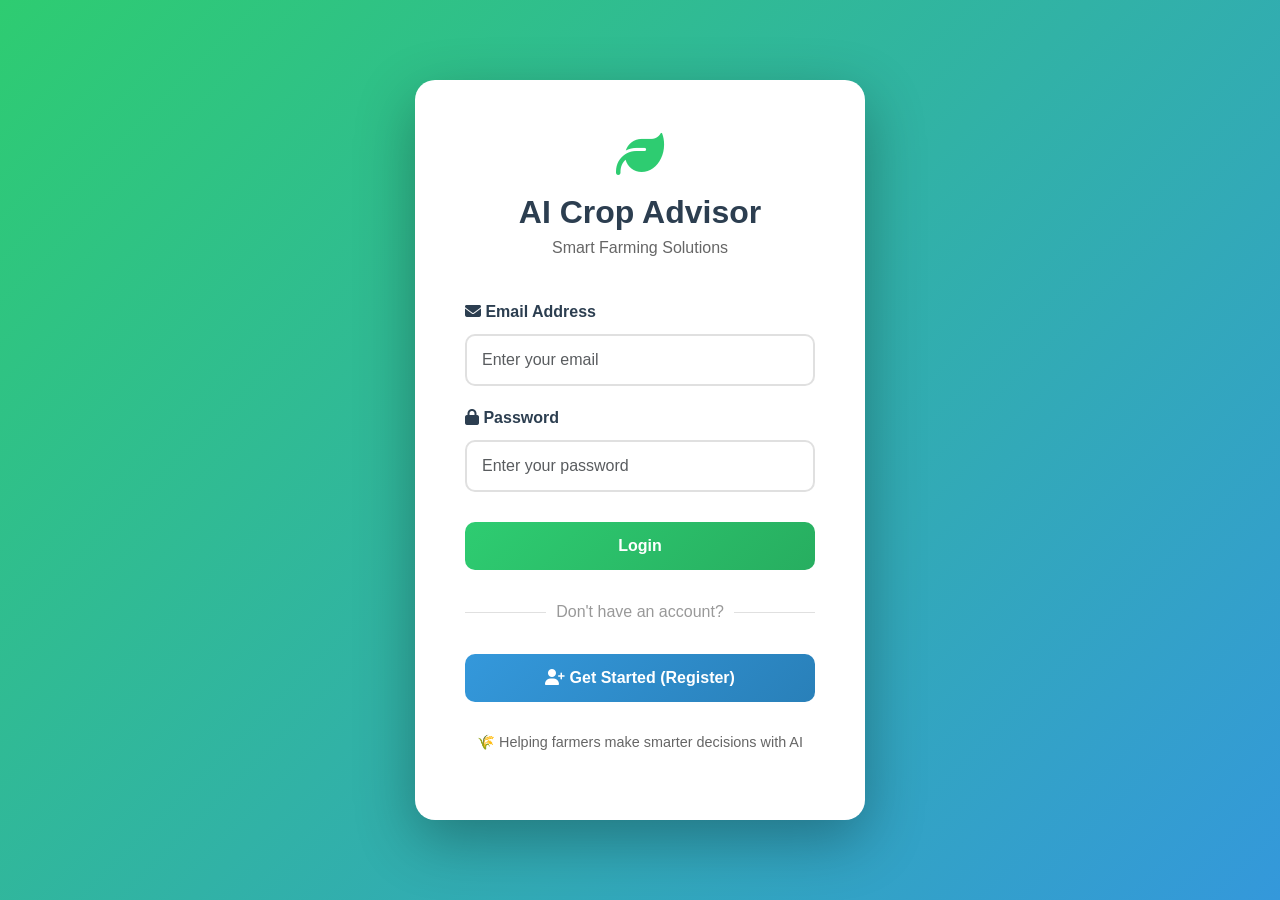
<file: AI_Crop_Analysis/src/main/resources/static/login.html>
<!DOCTYPE html>
<html lang="en">
<head>
    <meta charset="UTF-8">
    <meta name="viewport" content="width=device-width, initial-scale=1.0">
    <title>Login - AI Crop Advisor</title>
    <link href="https://cdn.jsdelivr.net/npm/bootstrap@5.3.0/dist/css/bootstrap.min.css" rel="stylesheet">
    <link rel="stylesheet" href="https://cdnjs.cloudflare.com/ajax/libs/font-awesome/6.4.0/css/all.min.css">
    <style>
        :root {
            --primary: #2ecc71;
            --secondary: #3498db;
            --dark: #2c3e50;
        }

        body {
            background: linear-gradient(135deg, var(--primary) 0%, var(--secondary) 100%);
            min-height: 100vh;
            display: flex;
            align-items: center;
            justify-content: center;
            font-family: 'Segoe UI', Tahoma, Geneva, Verdana, sans-serif;
        }

        .login-container {
            background: white;
            border-radius: 20px;
            box-shadow: 0 20px 60px rgba(0, 0, 0, 0.3);
            padding: 50px;
            width: 100%;
            max-width: 450px;
            animation: slideUp 0.5s ease;
        }

        @keyframes slideUp {
            from {
                opacity: 0;
                transform: translateY(30px);
            }
            to {
                opacity: 1;
                transform: translateY(0);
            }
        }

        .login-header {
            text-align: center;
            margin-bottom: 40px;
        }

        .login-header i {
            font-size: 3rem;
            color: var(--primary);
            margin-bottom: 15px;
            display: block;
        }

        .login-header h1 {
            color: var(--dark);
            font-weight: 700;
            margin-bottom: 5px;
            font-size: 2rem;
        }

        .login-header p {
            color: #666;
            margin-bottom: 0;
        }

        .form-group {
            margin-bottom: 20px;
        }

        .form-label {
            color: var(--dark);
            font-weight: 600;
            margin-bottom: 10px;
            display: block;
        }

        .form-control {
            border: 2px solid #e0e0e0;
            border-radius: 10px;
            padding: 12px 15px;
            font-size: 1rem;
            transition: all 0.3s ease;
            width: 100%;
        }

        .form-control:focus {
            border-color: var(--primary);
            box-shadow: 0 0 0 0.2rem rgba(46, 204, 113, 0.25);
            outline: none;
        }

        .btn-login {
            background: linear-gradient(135deg, var(--primary) 0%, #27ae60 100%);
            border: none;
            color: white;
            padding: 12px;
            border-radius: 10px;
            font-weight: 600;
            transition: all 0.3s ease;
            width: 100%;
            margin-top: 10px;
            cursor: pointer;
            font-size: 1rem;
        }

        .btn-login:hover {
            transform: translateY(-2px);
            box-shadow: 0 10px 20px rgba(46, 204, 113, 0.3);
            color: white;
        }

        .btn-login:active {
            transform: translateY(0);
        }

        .btn-login:disabled {
            opacity: 0.6;
            cursor: not-allowed;
        }

        .btn-register {
            background: linear-gradient(135deg, var(--secondary) 0%, #2980b9 100%);
            border: none;
            color: white;
            padding: 12px;
            border-radius: 10px;
            font-weight: 600;
            transition: all 0.3s ease;
            width: 100%;
            margin-top: 10px;
            cursor: pointer;
            font-size: 1rem;
        }

        .btn-register:hover {
            transform: translateY(-2px);
            box-shadow: 0 10px 20px rgba(52, 152, 219, 0.3);
            color: white;
        }

        .btn-register:active {
            transform: translateY(0);
        }

        .login-footer {
            text-align: center;
            margin-top: 30px;
            color: #666;
            font-size: 0.9rem;
        }

        .login-footer a {
            color: var(--primary);
            text-decoration: none;
            font-weight: 600;
        }

        .login-footer a:hover {
            text-decoration: underline;
        }

        .alert {
            border-radius: 10px;
            border: none;
            margin-bottom: 20px;
            display: none;
            padding: 12px 15px;
        }

        .alert-error {
            background: #fee;
            color: #c33;
            border: 1px solid #fcc;
        }

        .alert-success {
            background: #efe;
            color: #3c3;
            border: 1px solid #cfc;
        }

        .spinner {
            display: none;
            width: 16px;
            height: 16px;
            border: 2px solid #fff;
            border-top: 2px solid var(--primary);
            border-radius: 50%;
            animation: spin 1s linear infinite;
            margin-right: 10px;
            vertical-align: middle;
        }

        @keyframes spin {
            to { transform: rotate(360deg); }
        }

        .button-content {
            display: flex;
            align-items: center;
            justify-content: center;
        }

        .divider {
            text-align: center;
            margin: 30px 0 20px;
            color: #999;
            position: relative;
        }

        .divider::before {
            content: '';
            position: absolute;
            top: 50%;
            left: 0;
            right: 0;
            height: 1px;
            background: #e0e0e0;
        }

        .divider span {
            background: white;
            padding: 0 10px;
            position: relative;
        }

        @media (max-width: 576px) {
            .login-container {
                padding: 30px 20px;
            }

            .login-header h1 {
                font-size: 1.5rem;
            }

            .login-header i {
                font-size: 2rem;
            }
        }
    </style>
</head>
<body>
    <div class="login-container">
        <div class="login-header">
            <i class="fas fa-leaf"></i>
            <h1>AI Crop Advisor</h1>
            <p>Smart Farming Solutions</p>
        </div>

        <div id="alert" class="alert"></div>

        <!-- Login Form -->
        <form id="loginForm" method="post" action="/api/auth/login-form">
            <div class="form-group">
                <label for="email" class="form-label">
                    <i class="fas fa-envelope"></i> Email Address
                </label>
                <input
                    type="email"
                    class="form-control"
                    id="email"
                    name="email"
                    placeholder="Enter your email"
                    required
                    autocomplete="email"
                >
            </div>

            <div class="form-group">
                <label for="password" class="form-label">
                    <i class="fas fa-lock"></i> Password
                </label>
                <input
                    type="password"
                    class="form-control"
                    id="password"
                    name="password"
                    placeholder="Enter your password"
                    required
                    autocomplete="current-password"
                >
            </div>

            <button type="submit" class="btn btn-login" id="loginBtn">
                <div class="button-content">
                    <span class="spinner" id="spinner"></span>
                    <span id="btnText">Login</span>
                </div>
            </button>
        </form>

        <div class="divider">
            <span>Don't have an account?</span>
        </div>

        <!-- Get Started Button -->
        <button type="button" class="btn btn-register" onclick="window.location.href='/api/register.html'">
            <i class="fas fa-user-plus"></i> Get Started (Register)
        </button>

        <div class="login-footer">
            <p>🌾 Helping farmers make smarter decisions with AI</p>
        </div>
    </div>

    <script>
        // Check if already logged in
        let redirectCheckDone = false;
        window.addEventListener('load', async () => {
            if (redirectCheckDone) return;
            redirectCheckDone = true;

            // Only check if we have a token in localStorage
            const token = localStorage.getItem('token');
            if (token) {
                try {
                    console.log('Login page: Token found in localStorage, checking validity');
                    const response = await fetch('/api/auth/current-user', {
                        headers: { 'Authorization': `Bearer ${token}` }
                    });
                    if (response.ok) {
                        const data = await response.json();
                        if (data.data) {
                            console.log('Login page: Token valid, redirecting to dashboard');
                            localStorage.setItem('user', JSON.stringify(data.data));
                            localStorage.setItem('userId', data.data.id);
                            window.location.href = '/api/dashboard.html';
                            return;
                        }
                    } else if (response.status === 401) {
                        console.warn('Login page: Token invalid (401), staying on login');
                        localStorage.removeItem('token');
                        localStorage.removeItem('user');
                        localStorage.removeItem('userId');
                    }
                } catch (error) {
                    console.error('Login page: Auth check error:', error);
                    localStorage.removeItem('token');
                    localStorage.removeItem('user');
                    localStorage.removeItem('userId');
                }
            } else {
                console.log('Login page: No token in localStorage, staying on login');
            }

            // Check for error parameter in URL (from failed login attempt)
            const urlParams = new URLSearchParams(window.location.search);
            if (urlParams.get('error') === 'true') {
                showAlert('Invalid email or password', 'error');
            }
        });

        const loginForm = document.getElementById('loginForm');
        const loginBtn = document.getElementById('loginBtn');
        const spinner = document.getElementById('spinner');
        const btnText = document.getElementById('btnText');
        const alertDiv = document.getElementById('alert');
        let isSubmitting = false;

        loginForm.addEventListener('submit', async (e) => {
            e.preventDefault();

            if (isSubmitting) return;
            isSubmitting = true;

            const email = document.getElementById('email').value;
            const password = document.getElementById('password').value;

            // Validation
            if (!email || !password) {
                showAlert('Please fill in all fields', 'error');
                isSubmitting = false;
                return;
            }

            // Show loading state
            loginBtn.disabled = true;
            spinner.style.display = 'inline-block';
            btnText.textContent = 'Logging in...';

            try {
                console.log('🔐 Attempting login for:', email);
                const response = await fetch('/api/auth/login-form', {
                    method: 'POST',
                    headers: {
                        'Content-Type': 'application/x-www-form-urlencoded',
                    },
                    body: `email=${encodeURIComponent(email)}&password=${encodeURIComponent(password)}`,
                    credentials: 'include'
                });

                console.log('📊 Response status:', response.status);

                if (response.status === 401) {
                    console.warn('❌ Invalid credentials');
                    showAlert('❌ Invalid email or password', 'error');
                    isSubmitting = false;
                    return;
                }

                if (response.ok) {
                    // Parse response and store JWT token + user data
                    const data = await response.json();
                    console.log('✅ Login successful');

                    if (data.data) {
                        localStorage.setItem('token', data.data.token);
                        localStorage.setItem('user', JSON.stringify(data.data.user));
                        localStorage.setItem('userId', data.data.user.id);
                        console.log('💾 User data stored');
                    }

                    showAlert('✅ Login successful! Redirecting...', 'success');
                    // Use a longer timeout to ensure user data is stored
                    setTimeout(() => {
                        window.location.href = '/api/dashboard.html';
                    }, 1500);
                } else {
                    console.error('❌ Login failed with status:', response.status);
                    const errorText = await response.text();
                    console.error('Response:', errorText);
                    showAlert('❌ Login failed. Check your credentials and try again.', 'error');
                    isSubmitting = false;
                }
            } catch (error) {
                console.error('❌ Login error:', error);
                showAlert('❌ Network error. Please check your connection and try again.', 'error');
                isSubmitting = false;
            } finally {
                loginBtn.disabled = false;
                spinner.style.display = 'none';
                btnText.textContent = 'Login';
            }
        });

        function showAlert(message, type) {
            alertDiv.textContent = message;
            alertDiv.className = `alert alert-${type === 'error' ? 'error' : 'success'}`;
            alertDiv.style.display = 'block';

            if (type === 'success') {
                setTimeout(() => {
                    alertDiv.style.display = 'none';
                }, 3000);
            }
        }

        // Enter key to submit
        document.addEventListener('keypress', (e) => {
            if (e.key === 'Enter' && document.activeElement.tagName !== 'TEXTAREA') {
                loginForm.dispatchEvent(new Event('submit'));
            }
        });
    </script>
</body>
</html>
</file>
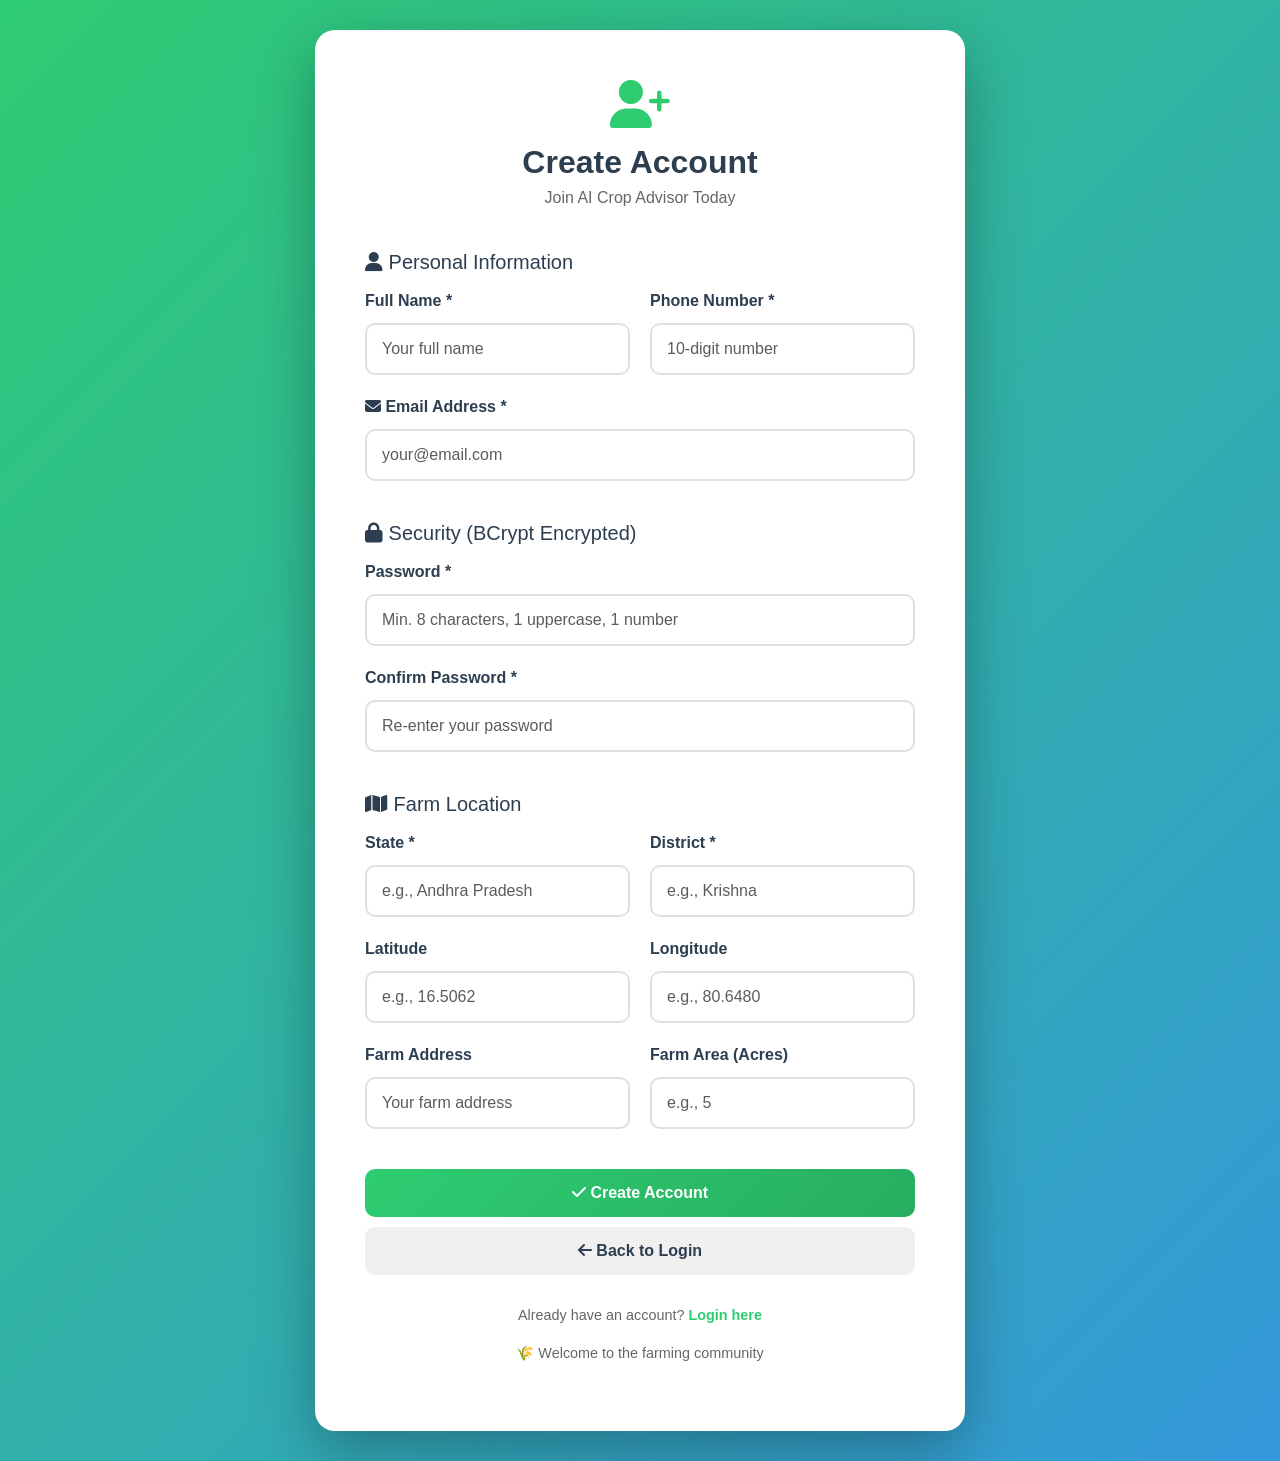
<file: AI_Crop_Analysis/src/main/resources/static/register.html>
<!DOCTYPE html>
<html lang="en">
<head>
    <meta charset="UTF-8">
    <meta name="viewport" content="width=device-width, initial-scale=1.0">
    <title>Register - AI Crop Advisor</title>
    <link href="https://cdn.jsdelivr.net/npm/bootstrap@5.3.0/dist/css/bootstrap.min.css" rel="stylesheet">
    <link rel="stylesheet" href="https://cdnjs.cloudflare.com/ajax/libs/font-awesome/6.4.0/css/all.min.css">
    <style>
        :root {
            --primary: #2ecc71;
            --secondary: #3498db;
            --dark: #2c3e50;
        }

        body {
            background: linear-gradient(135deg, var(--primary) 0%, var(--secondary) 100%);
            min-height: 100vh;
            padding: 30px 0;
            font-family: 'Segoe UI', Tahoma, Geneva, Verdana, sans-serif;
        }

        .register-container {
            background: white;
            border-radius: 20px;
            box-shadow: 0 20px 60px rgba(0, 0, 0, 0.3);
            padding: 50px;
            width: 100%;
            max-width: 650px;
            margin: 0 auto;
            animation: slideUp 0.5s ease;
        }

        @keyframes slideUp {
            from {
                opacity: 0;
                transform: translateY(30px);
            }
            to {
                opacity: 1;
                transform: translateY(0);
            }
        }

        .register-header {
            text-align: center;
            margin-bottom: 40px;
        }

        .register-header i {
            font-size: 3rem;
            color: var(--primary);
            margin-bottom: 15px;
            display: block;
        }

        .register-header h1 {
            color: var(--dark);
            font-weight: 700;
            margin-bottom: 5px;
            font-size: 2rem;
        }

        .register-header p {
            color: #666;
            margin-bottom: 0;
        }

        .form-row {
            display: grid;
            grid-template-columns: 1fr 1fr;
            gap: 20px;
        }

        .form-row.full {
            grid-template-columns: 1fr;
        }

        .form-group {
            margin-bottom: 20px;
        }

        .form-label {
            color: var(--dark);
            font-weight: 600;
            margin-bottom: 10px;
            display: block;
        }

        .form-control {
            border: 2px solid #e0e0e0;
            border-radius: 10px;
            padding: 12px 15px;
            font-size: 1rem;
            transition: all 0.3s ease;
            width: 100%;
        }

        .form-control:focus {
            border-color: var(--primary);
            box-shadow: 0 0 0 0.2rem rgba(46, 204, 113, 0.25);
            outline: none;
        }

        .btn-register {
            background: linear-gradient(135deg, var(--primary) 0%, #27ae60 100%);
            border: none;
            color: white;
            padding: 12px;
            border-radius: 10px;
            font-weight: 600;
            transition: all 0.3s ease;
            width: 100%;
            margin-top: 20px;
            cursor: pointer;
            font-size: 1rem;
        }

        .btn-register:hover {
            transform: translateY(-2px);
            box-shadow: 0 10px 20px rgba(46, 204, 113, 0.3);
            color: white;
        }

        .btn-register:active {
            transform: translateY(0);
        }

        .btn-register:disabled {
            opacity: 0.6;
            cursor: not-allowed;
        }

        .btn-back {
            background: #f0f0f0;
            border: none;
            color: var(--dark);
            padding: 12px;
            border-radius: 10px;
            font-weight: 600;
            transition: all 0.3s ease;
            width: 100%;
            margin-top: 10px;
            cursor: pointer;
            font-size: 1rem;
        }

        .btn-back:hover {
            background: #e0e0e0;
            color: var(--dark);
        }

        .register-footer {
            text-align: center;
            margin-top: 30px;
            color: #666;
            font-size: 0.9rem;
        }

        .register-footer a {
            color: var(--primary);
            text-decoration: none;
            font-weight: 600;
        }

        .register-footer a:hover {
            text-decoration: underline;
        }

        .alert {
            border-radius: 10px;
            border: none;
            margin-bottom: 20px;
            display: none;
            padding: 12px 15px;
        }

        .alert-error {
            background: #fee;
            color: #c33;
            border: 1px solid #fcc;
        }

        .alert-success {
            background: #efe;
            color: #3c3;
            border: 1px solid #cfc;
        }

        .spinner {
            display: none;
            width: 16px;
            height: 16px;
            border: 2px solid #fff;
            border-top: 2px solid var(--primary);
            border-radius: 50%;
            animation: spin 1s linear infinite;
            margin-right: 10px;
            vertical-align: middle;
        }

        @keyframes spin {
            to { transform: rotate(360deg); }
        }

        .button-content {
            display: flex;
            align-items: center;
            justify-content: center;
        }

        .password-strength {
            margin-top: 5px;
            font-size: 0.85rem;
            padding: 5px;
            border-radius: 5px;
            display: none;
        }

        .password-strength.weak {
            background: #fee;
            color: #c33;
            display: block;
        }

        .password-strength.fair {
            background: #ffe;
            color: #880;
            display: block;
        }

        .password-strength.good {
            background: #efe;
            color: #3c3;
            display: block;
        }

        @media (max-width: 576px) {
            .register-container {
                padding: 30px 20px;
            }

            .register-header h1 {
                font-size: 1.5rem;
            }

            .register-header i {
                font-size: 2rem;
            }

            .form-row {
                grid-template-columns: 1fr;
            }
        }
    </style>
</head>
<body>
    <div class="register-container">
        <div class="register-header">
            <i class="fas fa-user-plus"></i>
            <h1>Create Account</h1>
            <p>Join AI Crop Advisor Today</p>
        </div>

        <div id="alert" class="alert"></div>

        <!-- Registration Form -->
        <form id="registerForm">
            <!-- Personal Information -->
            <div class="form-row full">
                <h5 style="color: var(--dark); margin-bottom: 15px;">
                    <i class="fas fa-user"></i> Personal Information
                </h5>
            </div>

            <div class="form-row">
                <div class="form-group">
                    <label for="fullName" class="form-label">Full Name *</label>
                    <input
                        type="text"
                        class="form-control"
                        id="fullName"
                        name="fullName"
                        placeholder="Your full name"
                        required
                    >
                </div>
                <div class="form-group">
                    <label for="phone" class="form-label">Phone Number *</label>
                    <input
                        type="tel"
                        class="form-control"
                        id="phone"
                        name="phoneNumber"
                        placeholder="10-digit number"
                        pattern="[0-9]{10}"
                        required
                    >
                </div>
            </div>

            <div class="form-row full">
                <div class="form-group">
                    <label for="email" class="form-label"><i class="fas fa-envelope"></i> Email Address *</label>
                    <input
                        type="email"
                        class="form-control"
                        id="email"
                        name="email"
                        placeholder="your@email.com"
                        required
                    >
                </div>
            </div>

            <!-- Security Information -->
            <div class="form-row full">
                <h5 style="color: var(--dark); margin-bottom: 15px; margin-top: 20px;">
                    <i class="fas fa-lock"></i> Security (BCrypt Encrypted)
                </h5>
            </div>

            <div class="form-row full">
                <div class="form-group">
                    <label for="password" class="form-label">Password *</label>
                    <input
                        type="password"
                        class="form-control"
                        id="password"
                        name="password"
                        placeholder="Min. 8 characters, 1 uppercase, 1 number"
                        required
                        minlength="8"
                    >
                    <div id="passwordStrength" class="password-strength"></div>
                </div>
            </div>

            <div class="form-row full">
                <div class="form-group">
                    <label for="confirmPassword" class="form-label">Confirm Password *</label>
                    <input
                        type="password"
                        class="form-control"
                        id="confirmPassword"
                        name="confirmPassword"
                        placeholder="Re-enter your password"
                        required
                    >
                </div>
            </div>

            <!-- Farm Information -->
            <div class="form-row full">
                <h5 style="color: var(--dark); margin-bottom: 15px; margin-top: 20px;">
                    <i class="fas fa-map"></i> Farm Location
                </h5>
            </div>

            <div class="form-row">
                <div class="form-group">
                    <label for="state" class="form-label">State *</label>
                    <input
                        type="text"
                        class="form-control"
                        id="state"
                        name="state"
                        placeholder="e.g., Andhra Pradesh"
                        required
                    >
                </div>
                <div class="form-group">
                    <label for="district" class="form-label">District *</label>
                    <input
                        type="text"
                        class="form-control"
                        id="district"
                        name="district"
                        placeholder="e.g., Krishna"
                        required
                    >
                </div>
            </div>

            <div class="form-row">
                <div class="form-group">
                    <label for="latitude" class="form-label">Latitude</label>
                    <input
                        type="number"
                        class="form-control"
                        id="latitude"
                        name="latitude"
                        placeholder="e.g., 16.5062"
                        step="0.0001"
                    >
                </div>
                <div class="form-group">
                    <label for="longitude" class="form-label">Longitude</label>
                    <input
                        type="number"
                        class="form-control"
                        id="longitude"
                        name="longitude"
                        placeholder="e.g., 80.6480"
                        step="0.0001"
                    >
                </div>
            </div>

            <div class="form-row">
                <div class="form-group">
                    <label for="address" class="form-label">Farm Address</label>
                    <input
                        type="text"
                        class="form-control"
                        id="address"
                        name="address"
                        placeholder="Your farm address"
                    >
                </div>
                <div class="form-group">
                    <label for="areaAcres" class="form-label">Farm Area (Acres)</label>
                    <input
                        type="number"
                        class="form-control"
                        id="areaAcres"
                        name="areaAcres"
                        placeholder="e.g., 5"
                        step="0.1"
                    >
                </div>
            </div>

            <!-- Buttons -->
            <button type="submit" class="btn btn-register" id="registerBtn">
                <div class="button-content">
                    <span class="spinner" id="spinner"></span>
                    <span id="btnText"><i class="fas fa-check"></i> Create Account</span>
                </div>
            </button>

            <button type="button" class="btn btn-back" onclick="window.location.href='/api/login.html'">
                <i class="fas fa-arrow-left"></i> Back to Login
            </button>
        </form>

        <div class="register-footer">
            <p>Already have an account? <a href="/api/login.html">Login here</a></p>
            <p>🌾 Welcome to the farming community</p>
        </div>
    </div>

    <script>
        const registerForm = document.getElementById('registerForm');
        const registerBtn = document.getElementById('registerBtn');
        const spinner = document.getElementById('spinner');
        const btnText = document.getElementById('btnText');
        const alertDiv = document.getElementById('alert');
        const passwordInput = document.getElementById('password');
        const passwordStrengthDiv = document.getElementById('passwordStrength');

        // Password strength checker
        passwordInput.addEventListener('input', () => {
            const password = passwordInput.value;
            let strength = 'weak';
            let message = '❌ Weak password';

            if (password.length >= 8) {
                const hasUppercase = /[A-Z]/.test(password);
                const hasNumber = /[0-9]/.test(password);
                const hasSpecial = /[!@#$%^&*]/.test(password);

                if (hasUppercase && hasNumber) {
                    strength = 'good';
                    message = '✅ Good password';
                } else if (hasUppercase || hasNumber) {
                    strength = 'fair';
                    message = '⚠️ Fair password';
                }
            }

            passwordStrengthDiv.className = `password-strength ${strength}`;
            passwordStrengthDiv.textContent = message;
        });

        // Form submission
        registerForm.addEventListener('submit', async (e) => {
            e.preventDefault();

            const email = document.getElementById('email').value;
            const password = document.getElementById('password').value;
            const confirmPassword = document.getElementById('confirmPassword').value;
            const fullName = document.getElementById('fullName').value;
            const phoneNumber = document.getElementById('phone').value;
            const state = document.getElementById('state').value;
            const district = document.getElementById('district').value;

            // Validation
            if (!email || !password || !confirmPassword || !fullName || !phoneNumber || !state || !district) {
                showAlert('Please fill in all required fields (*)', 'error');
                return;
            }

            if (password !== confirmPassword) {
                showAlert('Passwords do not match', 'error');
                return;
            }

            if (password.length < 8) {
                showAlert('Password must be at least 8 characters', 'error');
                return;
            }

            if (!/[A-Z]/.test(password) || !/[0-9]/.test(password)) {
                showAlert('Password must contain uppercase letter and number', 'error');
                return;
            }

            if (phoneNumber.length !== 10 || !/^\d+$/.test(phoneNumber)) {
                showAlert('Phone number must be 10 digits', 'error');
                return;
            }

            // Show loading state
            registerBtn.disabled = true;
            spinner.style.display = 'inline-block';
            btnText.innerHTML = '<i class="fas fa-spinner fa-spin"></i> Creating Account...';

            try {
                const response = await fetch('/api/auth/register', {
                    method: 'POST',
                    headers: {
                        'Content-Type': 'application/json',
                    },
                    body: JSON.stringify({
                        email: email,
                        password: password,
                        fullName: fullName,
                        phoneNumber: phoneNumber,
                        state: state,
                        district: district,
                        latitude: document.getElementById('latitude').value || null,
                        longitude: document.getElementById('longitude').value || null,
                        address: document.getElementById('address').value || null,
                        areaAcres: document.getElementById('areaAcres').value || null
                    })
                });

                const data = await response.json();

                if (response.ok) {
                    // Store user data if provided in response
                    if (data.data) {
                        localStorage.setItem('user', JSON.stringify(data.data.user));
                        localStorage.setItem('userId', data.data.user.id);
                    }
                    showAlert('✅ Account created successfully! Redirecting to login...', 'success');
                    setTimeout(() => {
                        window.location.href = '/api/login.html';
                    }, 2000);
                } else {
                    showAlert('❌ ' + (data.message || 'Registration failed'), 'error');
                }
            } catch (error) {
                console.error('Registration error:', error);
                showAlert('❌ An error occurred. Please try again.', 'error');
            } finally {
                registerBtn.disabled = false;
                spinner.style.display = 'none';
                btnText.innerHTML = '<i class="fas fa-check"></i> Create Account';
            }
        });

        function showAlert(message, type) {
            alertDiv.innerHTML = message;
            alertDiv.className = `alert alert-${type === 'error' ? 'error' : 'success'}`;
            alertDiv.style.display = 'block';

            if (type === 'success') {
                setTimeout(() => {
                    alertDiv.style.display = 'none';
                }, 3000);
            }
        }
    </script>
</body>
</html>
</file>
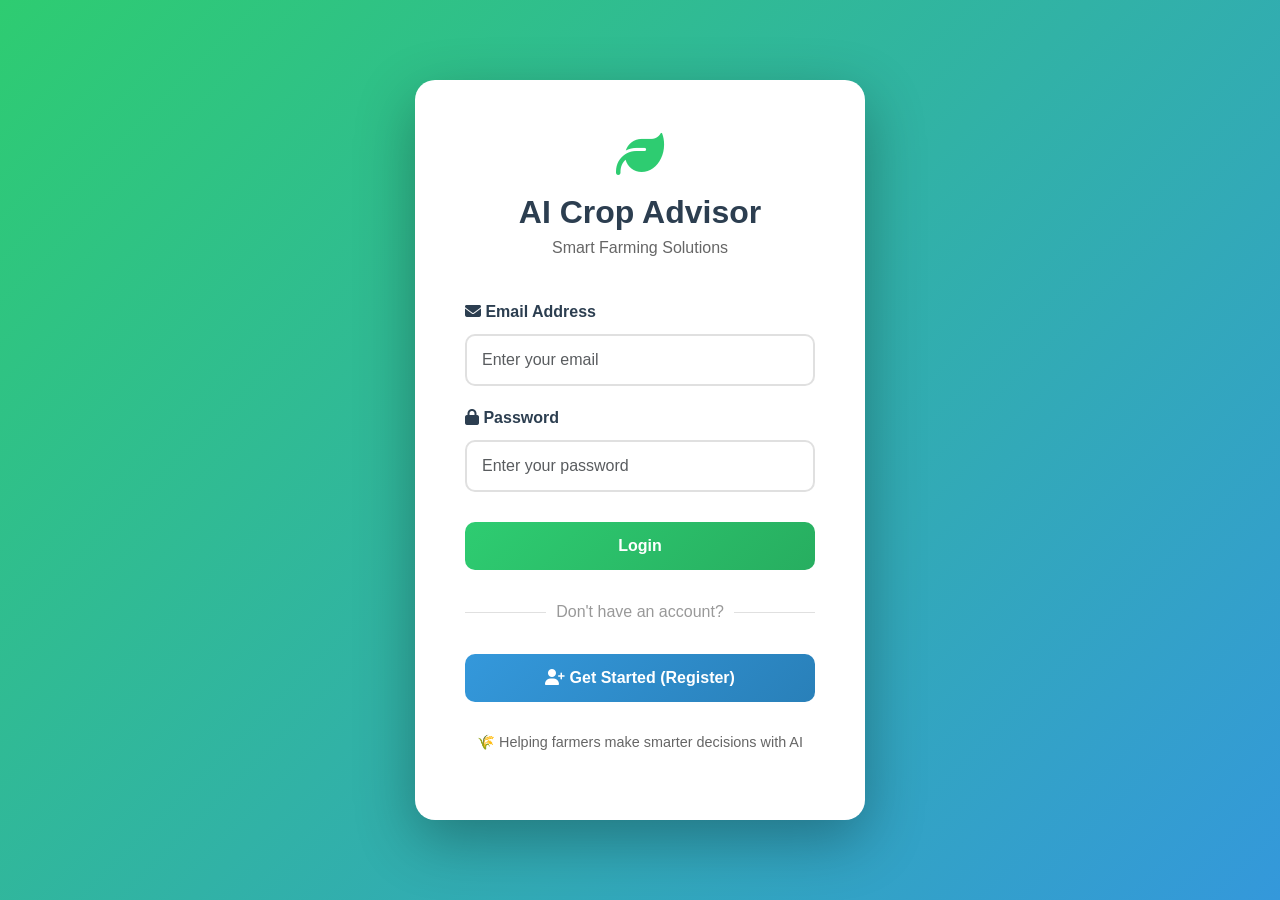
<file: AI_Crop_Analysis/src/main/resources/static/soil-analysis.html>
<!DOCTYPE html>
<html lang="en">
<head>
    <meta charset="UTF-8">
    <meta name="viewport" content="width=device-width, initial-scale=1.0">
    <title>Soil Analysis - AI Crop Advisor</title>
    <link href="https://cdn.jsdelivr.net/npm/bootstrap@5.3.0/dist/css/bootstrap.min.css" rel="stylesheet">
    <link rel="stylesheet" href="https://cdnjs.cloudflare.com/ajax/libs/font-awesome/6.4.0/css/all.min.css">
    <link rel="stylesheet" href="css/theme.css">
    <style>
        :root {
            --primary: #2ecc71;
            --secondary: #3498db;
            --dark: #2c3e50;
        }

        body {
            background: #f5f7fa;
            font-family: 'Segoe UI', Tahoma, Geneva, Verdana, sans-serif;
        }

        .navbar-custom {
            background: white;
            box-shadow: 0 2px 10px rgba(0, 0, 0, 0.1);
        }

        .sidebar {
            background: white;
            min-height: calc(100vh - 56px);
            box-shadow: 2px 0 10px rgba(0, 0, 0, 0.05);
            padding: 20px 0;
        }

        .sidebar .nav-link {
            color: #666;
            padding: 15px 25px;
            border-left: 3px solid transparent;
            transition: all 0.3s ease;
        }

        .sidebar .nav-link:hover {
            background: #f5f5f5;
            color: var(--primary);
            border-left-color: var(--primary);
        }

        .main-content {
            padding: 30px;
        }

        .upload-card {
            background: white;
            padding: 40px;
            border-radius: 15px;
            box-shadow: 0 2px 10px rgba(0, 0, 0, 0.05);
            text-align: center;
            border: 2px dashed var(--primary);
            transition: all 0.3s ease;
        }

        .upload-card:hover {
            background: #f9fff7;
            border-color: #27ae60;
        }

        .upload-card i {
            font-size: 3rem;
            color: var(--primary);
            margin-bottom: 20px;
        }

        .upload-card h2 {
            color: var(--dark);
            margin-bottom: 10px;
        }

        .upload-card p {
            color: #666;
            margin-bottom: 20px;
        }

        .file-input {
            display: none;
        }

        .btn-upload {
            background: linear-gradient(135deg, var(--primary) 0%, #27ae60 100%);
            border: none;
            color: white;
            padding: 12px 30px;
            border-radius: 8px;
            font-weight: 600;
            transition: all 0.3s ease;
            cursor: pointer;
        }

        .btn-upload:hover {
            transform: translateY(-2px);
            box-shadow: 0 5px 15px rgba(46, 204, 113, 0.3);
        }

        .analysis-card {
            background: white;
            padding: 25px;
            border-radius: 15px;
            box-shadow: 0 2px 10px rgba(0, 0, 0, 0.05);
            margin-bottom: 20px;
        }

        .stat-row {
            display: grid;
            grid-template-columns: repeat(auto-fit, minmax(150px, 1fr));
            gap: 15px;
            margin-top: 20px;
        }

        .stat-box {
            background: #f5f7fa;
            padding: 15px;
            border-radius: 10px;
            text-align: center;
        }

        .stat-box strong {
            color: var(--primary);
            font-size: 1.5rem;
        }

        .stat-box p {
            color: #666;
            margin: 5px 0 0 0;
            font-size: 0.9rem;
        }

        .loading {
            display: none;
        }

        .spinner {
            display: inline-block;
            margin-right: 10px;
        }
    </style>
</head>
<body>
    <!-- Navigation -->
    <nav class="navbar navbar-expand-lg navbar-light navbar-custom sticky-top">
        <div class="container-fluid">
            <a class="navbar-brand" href="dashboard.html">
                <i class="fas fa-leaf"></i> AI Crop Advisor
            </a>
            <div class="ms-auto">
                <a class="nav-link" href="#" id="logoutBtn">
                    <i class="fas fa-sign-out-alt"></i> Logout
                </a>
            </div>
        </div>
    </nav>

    <div class="container-fluid">
        <div class="row">
            <!-- Sidebar -->
            <nav class="col-md-3 col-lg-2 sidebar">
                <ul class="nav flex-column">
                    <li class="nav-item">
                        <a class="nav-link" href="dashboard.html">
                            <i class="fas fa-home"></i> Dashboard
                        </a>
                    </li>
                    <li class="nav-item">
                        <a class="nav-link active" href="soil-analysis.html">
                            <i class="fas fa-image"></i> Soil Analysis
                        </a>
                    </li>
                    <li class="nav-item">
                        <a class="nav-link" href="crop-recommendation.html">
                            <i class="fas fa-seedling"></i> Recommendations
                        </a>
                    </li>
                    <li class="nav-item">
                        <a class="nav-link" href="crop-planting.html">
                            <i class="fas fa-leaf"></i> My Plantings
                        </a>
                    </li>
                    <li class="nav-item">
                        <a class="nav-link" href="yield-prediction.html">
                            <i class="fas fa-chart-line"></i> Yield Predictions
                        </a>
                    </li>
                    <li class="nav-item">
                        <a class="nav-link" href="alerts.html">
                            <i class="fas fa-bell"></i> Alerts
                        </a>
                    </li>
                </ul>
            </nav>

            <!-- Main Content -->
            <main class="col-md-9 col-lg-10 main-content">
                <h1 class="mb-4">Soil Analysis</h1>

                <div id="alert" class="alert" style="display: none;"></div>

                <!-- Upload Section -->
                <div class="upload-card" id="uploadCard">
                    <i class="fas fa-cloud-upload-alt"></i>
                    <h2>Upload Soil Image</h2>
                    <p>Take a photo of your soil or upload an image for AI analysis</p>
                    <input type="file" id="soilImageInput" class="file-input" accept="image/*">
                    <button class="btn-upload" onclick="document.getElementById('soilImageInput').click()">
                        <i class="fas fa-image"></i> Choose Image
                    </button>
                </div>

                <div class="loading" id="loadingIndicator">
                    <div class="text-center p-5">
                        <div class="spinner-border text-success" role="status">
                            <span class="visually-hidden">Analyzing...</span>
                        </div>
                        <p class="mt-3">Analyzing your soil image...</p>
                    </div>
                </div>

                <!-- Analysis Results -->
                <div id="analysisResults"></div>
            </main>
        </div>
    </div>

    <script src="https://cdn.jsdelivr.net/npm/bootstrap@5.3.0/dist/js/bootstrap.bundle.min.js"></script>
    <script>
        const API_URL = '/api';
        const token = localStorage.getItem('token');

        if (!token) {
            window.location.href = 'login.html';
        }

        document.getElementById('logoutBtn').addEventListener('click', (e) => {
            e.preventDefault();
            localStorage.removeItem('token');
            localStorage.removeItem('user');
            window.location.href = 'login.html';
        });

        document.getElementById('soilImageInput').addEventListener('change', handleImageUpload);

        async function handleImageUpload(e) {
            const file = e.target.files[0];
            if (!file) return;

            const formData = new FormData();
            formData.append('image', file);

            document.getElementById('uploadCard').style.display = 'none';
            document.getElementById('loadingIndicator').style.display = 'block';

            try {
                const response = await fetch(`${API_URL}/soil/analyze`, {
                    method: 'POST',
                    headers: { 'Authorization': `Bearer ${token}` },
                    body: formData
                });

                const data = await response.json();

                if (data.success) {
                    displayAnalysis(data.data);
                } else {
                    showAlert(data.error || 'Analysis failed', 'error');
                    document.getElementById('uploadCard').style.display = 'block';
                }
            } catch (error) {
                showAlert('Upload failed. Please try again.', 'error');
                document.getElementById('uploadCard').style.display = 'block';
            } finally {
                document.getElementById('loadingIndicator').style.display = 'none';
            }
        }

        function displayAnalysis(analysis) {
            const html = `
                <div class="analysis-card">
                    <h3><i class="fas fa-check-circle" style="color: var(--primary);"></i> Analysis Complete</h3>
                    <div class="stat-row">
                        <div class="stat-box">
                            <strong>${analysis.soilType}</strong>
                            <p>Soil Type</p>
                        </div>
                        <div class="stat-box">
                            <strong>${analysis.pH.toFixed(1)}</strong>
                            <p>pH Level</p>
                        </div>
                        <div class="stat-box">
                            <strong>${analysis.confidence.toFixed(1)}%</strong>
                            <p>Confidence</p>
                        </div>
                    </div>

                    <h4 style="margin-top: 30px; color: var(--dark);">Nutrient Content</h4>
                    <div class="stat-row">
                        <div class="stat-box">
                            <strong>${analysis.nitrogen.toFixed(1)}</strong>
                            <p>Nitrogen (ppm)</p>
                        </div>
                        <div class="stat-box">
                            <strong>${analysis.phosphorus.toFixed(1)}</strong>
                            <p>Phosphorus (ppm)</p>
                        </div>
                        <div class="stat-box">
                            <strong>${analysis.potassium.toFixed(1)}</strong>
                            <p>Potassium (ppm)</p>
                        </div>
                        <div class="stat-box">
                            <strong>${analysis.organicMatter.toFixed(1)}%</strong>
                            <p>Organic Matter</p>
                        </div>
                    </div>

                    <h4 style="margin-top: 30px; color: var(--dark);">Analysis</h4>
                    <p style="background: #f5f7fa; padding: 15px; border-radius: 8px; line-height: 1.6;">
                        ${analysis.analysis}
                    </p>

                    <button class="btn-upload mt-3" onclick="location.href='crop-recommendation.html'">
                        <i class="fas fa-arrow-right"></i> Get Crop Recommendations
                    </button>
                </div>
            `;

            document.getElementById('analysisResults').innerHTML = html;
        }

        function showAlert(message, type) {
            const alertDiv = document.getElementById('alert');
            alertDiv.className = `alert alert-${type === 'error' ? 'danger' : 'success'}`;
            alertDiv.textContent = message;
            alertDiv.style.display = 'block';
        }

        // Load previous analyses
        async function loadPreviousAnalyses() {
            try {
                const response = await fetch(`${API_URL}/soil/analyses`, {
                    headers: { 'Authorization': `Bearer ${token}` }
                });

                const data = await response.json();
                if (data.success && data.data.length > 0) {
                    const latest = data.data[0];
                    displayAnalysis(latest);
                }
            } catch (error) {
                console.error('Error loading analyses:', error);
            }
        }

        loadPreviousAnalyses();
    </script>
</body>
</html>
</file>
<file: AI_Crop_Analysis/src/main/resources/static/css/theme.css>
/* ============================================
   AI CROP ADVISOR — PROFESSIONAL LIGHT UI THEME
   Clean SaaS-style design: white surfaces, soft shadows,
   a single confident accent color, and restrained motion.

   NOTE: every rule below is scoped as "html body <selector>" (instead of
   just "<selector>") purely to win CSS specificity over each page's own
   inline <style> block (this file loads in <head> BEFORE those blocks,
   so without the extra specificity the page's later, equal-specificity
   rules would silently override this theme).
   ============================================ */

@import url('https://fonts.googleapis.com/css2?family=Inter:wght@400;500;600;700;800&display=swap');

:root {
    /* Surfaces */
    --bg-page: #f6f8fb;
    --bg-surface: #ffffff;
    --bg-surface-alt: #f1f5f9;
    --border-soft: #e5e9f0;
    --border-strong: #d7dde6;

    /* Brand */
    --brand-600: #16a34a;
    --brand-700: #0f8a3d;
    --brand-100: #e7f7ed;
    --brand-50: #f2fbf5;
    --accent-blue: #2563eb;
    --accent-blue-100: #eaf1ff;

    /* Semantic */
    --primary: #16a34a;
    --secondary: #2563eb;
    --dark: #101828;
    --success: #16a34a;
    --warning: #d97706;
    --danger: #dc2626;

    /* Text */
    --text-hi: #101828;
    --text-mid: #344054;
    --text-lo: #667085;
    --text-faint: #98a2b3;

    /* Effects */
    --shadow-xs: 0 1px 2px rgba(16, 24, 40, 0.05);
    --shadow-sm: 0 1px 3px rgba(16, 24, 40, 0.08), 0 1px 2px rgba(16, 24, 40, 0.04);
    --shadow-md: 0 4px 16px rgba(16, 24, 40, 0.08);
    --shadow-lg: 0 12px 32px rgba(16, 24, 40, 0.12);
    --radius-lg: 16px;
    --radius-md: 12px;
    --radius-sm: 8px;
    --ease: cubic-bezier(0.16, 1, 0.3, 1);
}

html body * { box-sizing: border-box; }

html { scroll-behavior: smooth; }

html body {
    background: var(--bg-page);
    color: var(--text-mid);
    font-family: 'Inter', 'Segoe UI', sans-serif;
    -webkit-font-smoothing: antialiased;
}

html body h1, html body h2, html body h3, html body h4, html body h5 {
    font-family: 'Inter', 'Segoe UI', sans-serif;
    color: var(--text-hi);
    font-weight: 700;
    letter-spacing: -0.01em;
}

html body .gradient-text {
    color: var(--brand-600);
}

html body a { color: var(--accent-blue); text-decoration: none; }

/* ============================================
   CARD SYSTEM
   ============================================ */
html body .glass-card,
html body .card,
html body .recommendation-card,
html body .prediction-card,
html body .analysis-card,
html body .dashboard-card,
html body .upload-card,
html body .login-container,
html body .register-container,
html body .stat-card,
html body .action-card,
html body .alert-container,
html body .date-box,
html body .hero-container,
html body .feature-card,
html body .form-card,
html body .planting-card,
html body .crop-card {
    background: var(--bg-surface) !important;
    border: 1px solid var(--border-soft) !important;
    border-radius: var(--radius-lg) !important;
    box-shadow: var(--shadow-sm) !important;
    color: var(--text-mid);
    position: relative;
    transition: transform 0.25s var(--ease), box-shadow 0.25s var(--ease), border-color 0.25s var(--ease);
}

html body .glass-card:hover,
html body .recommendation-card:hover,
html body .crop-card:hover,
html body .stat-card:hover,
html body .action-card:hover,
html body .dashboard-card:hover {
    transform: translateY(-3px);
    border-color: var(--border-strong) !important;
    box-shadow: var(--shadow-md) !important;
}

html body .card-header {
    background: transparent !important;
    border-bottom: 1px solid var(--border-soft) !important;
    color: var(--text-hi) !important;
    font-weight: 700;
}

html body .card-body { color: var(--text-mid); }

/* Accent cards: keep their semantic colored LEFT border, just clean up the rest */
html body .alert-item,
html body .sowing-window,
html body .risk-section,
html body .info-section {
    background: var(--bg-surface-alt) !important;
    border-top: 1px solid var(--border-soft) !important;
    border-right: 1px solid var(--border-soft) !important;
    border-bottom: 1px solid var(--border-soft) !important;
    border-radius: var(--radius-md) !important;
    color: var(--text-mid);
}

/* ============================================
   TYPOGRAPHY
   ============================================ */
html body p, html body span, html body div, html body li,
html body td, html body th, html body label { color: inherit; }

html body .text-muted { color: var(--text-faint) !important; }

/* ============================================
   BUTTONS
   ============================================ */
html body .btn-primary-custom,
html body .btn-login,
html body .btn-register,
html body .btn-upload,
html body .btn-action,
html body .btn-primary {
    background: var(--brand-600) !important;
    border: none !important;
    color: #ffffff !important;
    font-weight: 600 !important;
    border-radius: var(--radius-sm) !important;
    padding: 12px 24px;
    box-shadow: var(--shadow-xs);
    transition: transform 0.2s var(--ease), box-shadow 0.2s var(--ease), background 0.2s var(--ease);
}

html body .btn-primary-custom:hover,
html body .btn-login:hover,
html body .btn-register:hover,
html body .btn-upload:hover,
html body .btn-action:hover,
html body .btn-primary:hover {
    background: var(--brand-700) !important;
    transform: translateY(-2px);
    box-shadow: var(--shadow-md) !important;
    color: #ffffff !important;
}

html body .btn-secondary {
    background: #ffffff !important;
    border: 1.5px solid var(--brand-600) !important;
    color: var(--brand-600) !important;
    border-radius: 999px !important;
    font-weight: 600 !important;
    transition: all 0.2s var(--ease);
}

html body .btn-secondary:hover {
    background: var(--brand-50) !important;
    color: var(--brand-700) !important;
    transform: translateY(-2px);
}

html body .btn-outline-danger, html body .btn-danger {
    background: transparent !important;
    border: 1px solid rgba(220, 38, 38, 0.4) !important;
    color: var(--danger) !important;
    border-radius: var(--radius-sm) !important;
    transition: all 0.2s var(--ease);
}

html body .btn-outline-danger:hover, html body .btn-danger:hover {
    background: rgba(220, 38, 38, 0.08) !important;
}

/* ============================================
   FORM CONTROLS
   ============================================ */
html body .form-control, html body .form-select, html body textarea {
    background: #ffffff !important;
    border: 1.5px solid var(--border-strong) !important;
    color: var(--text-hi) !important;
    border-radius: var(--radius-sm) !important;
    transition: all 0.2s var(--ease);
}

html body .form-control::placeholder { color: var(--text-faint) !important; }

html body .form-control:focus, html body .form-select:focus {
    border-color: var(--brand-600) !important;
    box-shadow: 0 0 0 3px var(--brand-100) !important;
    color: var(--text-hi) !important;
}

html body .form-label { color: var(--text-mid) !important; font-weight: 600; }

/* ============================================
   NAVBAR / SIDEBAR
   ============================================ */
html body .navbar, html body .sidebar {
    background: #ffffff !important;
    border-bottom: 1px solid var(--border-soft) !important;
}

html body .sidebar { border-right: 1px solid var(--border-soft) !important; border-bottom: none !important; }

html body .navbar-brand {
    color: var(--brand-600) !important;
    font-weight: 800 !important;
}

html body .nav-link {
    color: var(--text-lo) !important;
    border-radius: var(--radius-sm);
    transition: all 0.2s var(--ease);
}

html body .nav-link:hover {
    color: var(--text-hi) !important;
    background: var(--bg-surface-alt) !important;
}

html body .nav-link.active {
    color: var(--brand-700) !important;
    background: var(--brand-50) !important;
    font-weight: 600;
}

/* ============================================
   METRIC / STAT BOXES
   ============================================ */
html body .metric-box, html body .stat-box {
    background: var(--bg-surface-alt) !important;
    border: 1px solid var(--border-soft) !important;
    border-radius: var(--radius-md) !important;
    transition: transform 0.2s var(--ease), border-color 0.2s var(--ease);
}

html body .metric-box:hover, html body .stat-box:hover {
    transform: translateY(-2px);
    border-color: var(--border-strong) !important;
}

html body .metric-value {
    color: var(--brand-700) !important;
    font-weight: 800;
}

/* ============================================
   CONFIDENCE / PROGRESS BARS
   ============================================ */
html body .confidence-bar, html body .progress {
    background: var(--bg-surface-alt) !important;
    border-radius: 999px !important;
    overflow: hidden;
    height: 22px;
}

html body .confidence-fill, html body .progress-bar {
    background: var(--brand-600) !important;
    display: flex;
    align-items: center;
    justify-content: flex-end;
    padding-right: 10px;
    color: #ffffff !important;
    font-weight: 700;
    font-size: 0.8rem;
    border-radius: 999px;
    transition: width 0.8s var(--ease);
}

/* ============================================
   ALERTS / BADGES
   ============================================ */
html body .alert {
    border-radius: var(--radius-sm) !important;
    border: 1px solid transparent !important;
}

html body .alert-danger, html body .alert-error {
    background: #fef2f2 !important;
    color: #b91c1c !important;
    border-color: #fecaca !important;
}

html body .alert-success {
    background: var(--brand-50) !important;
    color: var(--brand-700) !important;
    border-color: var(--brand-100) !important;
}

html body .alert-warning {
    background: #fffbeb !important;
    color: #b45309 !important;
    border-color: #fde68a !important;
}

html body .badge { border-radius: 999px; font-weight: 600; }

/* ============================================
   ANIMATIONS — restrained, professional
   ============================================ */
@keyframes fadeInUp {
    from { opacity: 0; transform: translateY(14px); }
    to   { opacity: 1; transform: translateY(0); }
}

@keyframes floatY {
    0%, 100% { transform: translateY(0); }
    50%      { transform: translateY(-5px); }
}

html body .animate-in {
    animation: fadeInUp 0.5s var(--ease) both;
}

html body .animate-in-1 { animation-delay: 0.05s; }
html body .animate-in-2 { animation-delay: 0.1s; }
html body .animate-in-3 { animation-delay: 0.15s; }
html body .animate-in-4 { animation-delay: 0.2s; }
html body .animate-in-5 { animation-delay: 0.25s; }
html body .animate-in-6 { animation-delay: 0.3s; }

html body .float-icon { animation: floatY 3s ease-in-out infinite; }

/* Automatic staggered entrance for card grids/lists — no JS required. */
html body .dashboard-grid > *,
html body #recommendationsContainer > *,
html body #predictionsContainer > *,
html body #recentAlertsContainer > *,
html body #alertsContainer > *,
html body #analysisResults > *,
html body #plantingsContainer > *,
html body .crop-card {
    animation: fadeInUp 0.45s var(--ease) both;
}

html body .dashboard-grid > *:nth-child(1),
html body #recommendationsContainer > *:nth-child(1),
html body #predictionsContainer > *:nth-child(1),
html body #recentAlertsContainer > *:nth-child(1),
html body #alertsContainer > *:nth-child(1),
html body #plantingsContainer > *:nth-child(1) { animation-delay: 0.03s; }

html body .dashboard-grid > *:nth-child(2),
html body #recommendationsContainer > *:nth-child(2),
html body #predictionsContainer > *:nth-child(2),
html body #recentAlertsContainer > *:nth-child(2),
html body #alertsContainer > *:nth-child(2),
html body #plantingsContainer > *:nth-child(2) { animation-delay: 0.08s; }

html body .dashboard-grid > *:nth-child(3),
html body #recommendationsContainer > *:nth-child(3),
html body #predictionsContainer > *:nth-child(3),
html body #recentAlertsContainer > *:nth-child(3),
html body #alertsContainer > *:nth-child(3),
html body #plantingsContainer > *:nth-child(3) { animation-delay: 0.13s; }

html body .dashboard-grid > *:nth-child(4),
html body #recommendationsContainer > *:nth-child(4),
html body #predictionsContainer > *:nth-child(4),
html body #recentAlertsContainer > *:nth-child(4),
html body #alertsContainer > *:nth-child(4),
html body #plantingsContainer > *:nth-child(4) { animation-delay: 0.18s; }

html body .dashboard-grid > *:nth-child(n+5),
html body #recommendationsContainer > *:nth-child(n+5),
html body #predictionsContainer > *:nth-child(n+5),
html body #alertsContainer > *:nth-child(n+5),
html body #plantingsContainer > *:nth-child(n+5) { animation-delay: 0.22s; }

html body .page-header h1,
html body main > h1:first-of-type {
    animation: fadeInUp 0.4s var(--ease) both;
}

/* Spinner */
html body .spinner-border, html body .fa-spinner { color: var(--brand-600) !important; }

/* Scrollbar */
::-webkit-scrollbar { width: 10px; height: 10px; }
::-webkit-scrollbar-track { background: var(--bg-surface-alt); }
::-webkit-scrollbar-thumb { background: var(--border-strong); border-radius: 999px; }
::-webkit-scrollbar-thumb:hover { background: var(--text-faint); }

/* Empty states */
html body .empty-state {
    text-align: center;
    padding: 60px 20px;
    color: var(--text-lo);
}

html body .empty-state i {
    font-size: 3rem;
    color: var(--border-strong);
    margin-bottom: 16px;
    display: inline-block;
}

/* Chart container polish */
html body .chart-container {
    background: transparent;
    border-radius: var(--radius-md);
    padding: 8px;
}

html body table { color: var(--text-mid); }

/* ============================================
   CROP GRID SELECTOR (icons + popup modal)
   ============================================ */
html body .crop-grid {
    display: grid;
    grid-template-columns: repeat(auto-fill, minmax(130px, 1fr));
    gap: 14px;
    max-height: 60vh;
    overflow-y: auto;
    padding: 4px;
}

html body .crop-tile {
    background: var(--bg-surface-alt) !important;
    border: 1.5px solid var(--border-soft) !important;
    border-radius: var(--radius-md) !important;
    padding: 16px 10px;
    text-align: center;
    cursor: pointer;
    transition: transform 0.15s var(--ease), border-color 0.15s var(--ease), box-shadow 0.15s var(--ease);
}

html body .crop-tile:hover {
    transform: translateY(-3px);
    border-color: var(--brand-600) !important;
    box-shadow: var(--shadow-sm) !important;
}

html body .crop-tile.selected {
    border-color: var(--brand-600) !important;
    background: var(--brand-50) !important;
    box-shadow: 0 0 0 3px var(--brand-100) !important;
}

html body .crop-tile-icon {
    font-size: 2.2rem;
    display: block;
    margin-bottom: 8px;
}

html body .crop-tile-name {
    font-size: 0.85rem;
    font-weight: 600;
    color: var(--text-mid);
}

html body .crop-picker-trigger {
    display: flex;
    align-items: center;
    gap: 12px;
    background: #ffffff;
    border: 1.5px solid var(--border-strong);
    border-radius: var(--radius-sm);
    padding: 10px 14px;
    cursor: pointer;
    transition: border-color 0.2s var(--ease);
}

html body .crop-picker-trigger:hover { border-color: var(--brand-600); }

html body .crop-picker-trigger .placeholder { color: var(--text-faint); }

html body .crop-picker-icon { font-size: 1.6rem; }

html body .modal-content {
    border-radius: var(--radius-lg) !important;
    border: none !important;
}

html body .modal-header {
    border-bottom: 1px solid var(--border-soft) !important;
}

html body .modal-footer {
    border-top: 1px solid var(--border-soft) !important;
}
</file>
